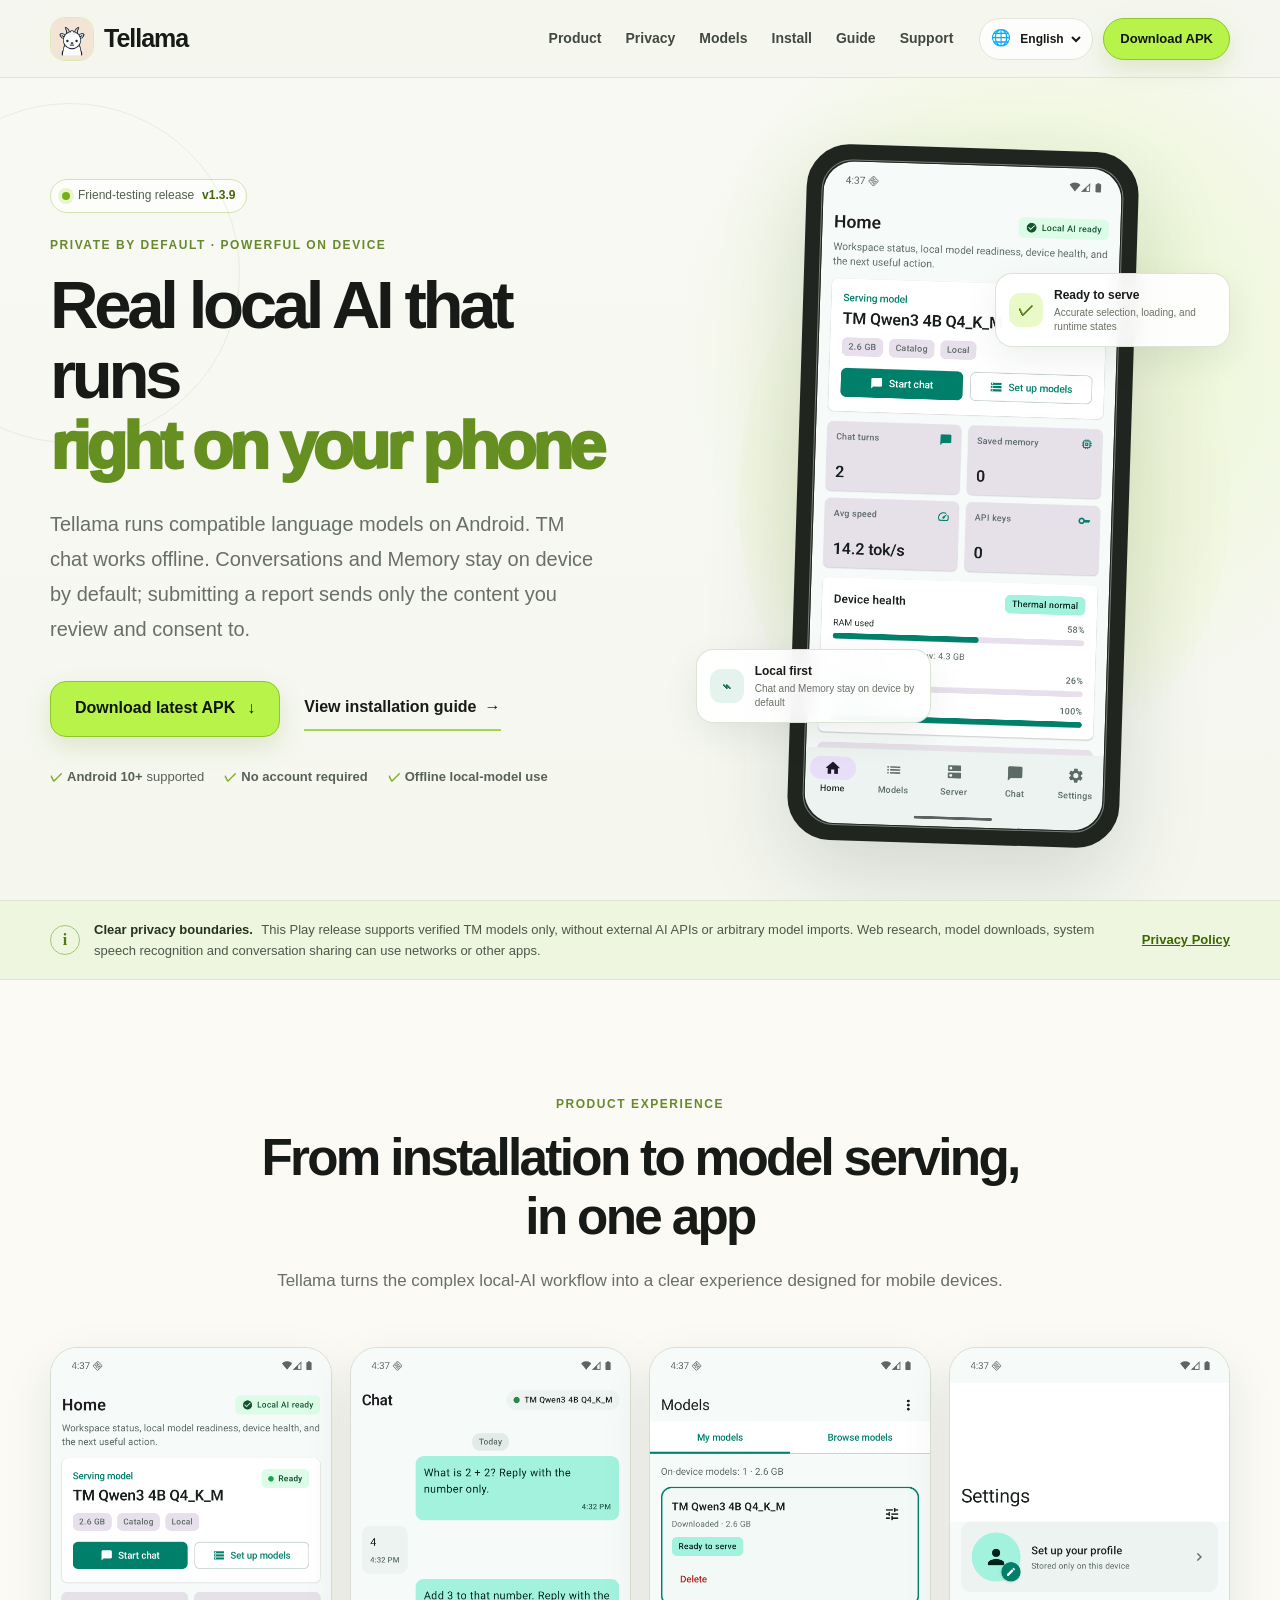
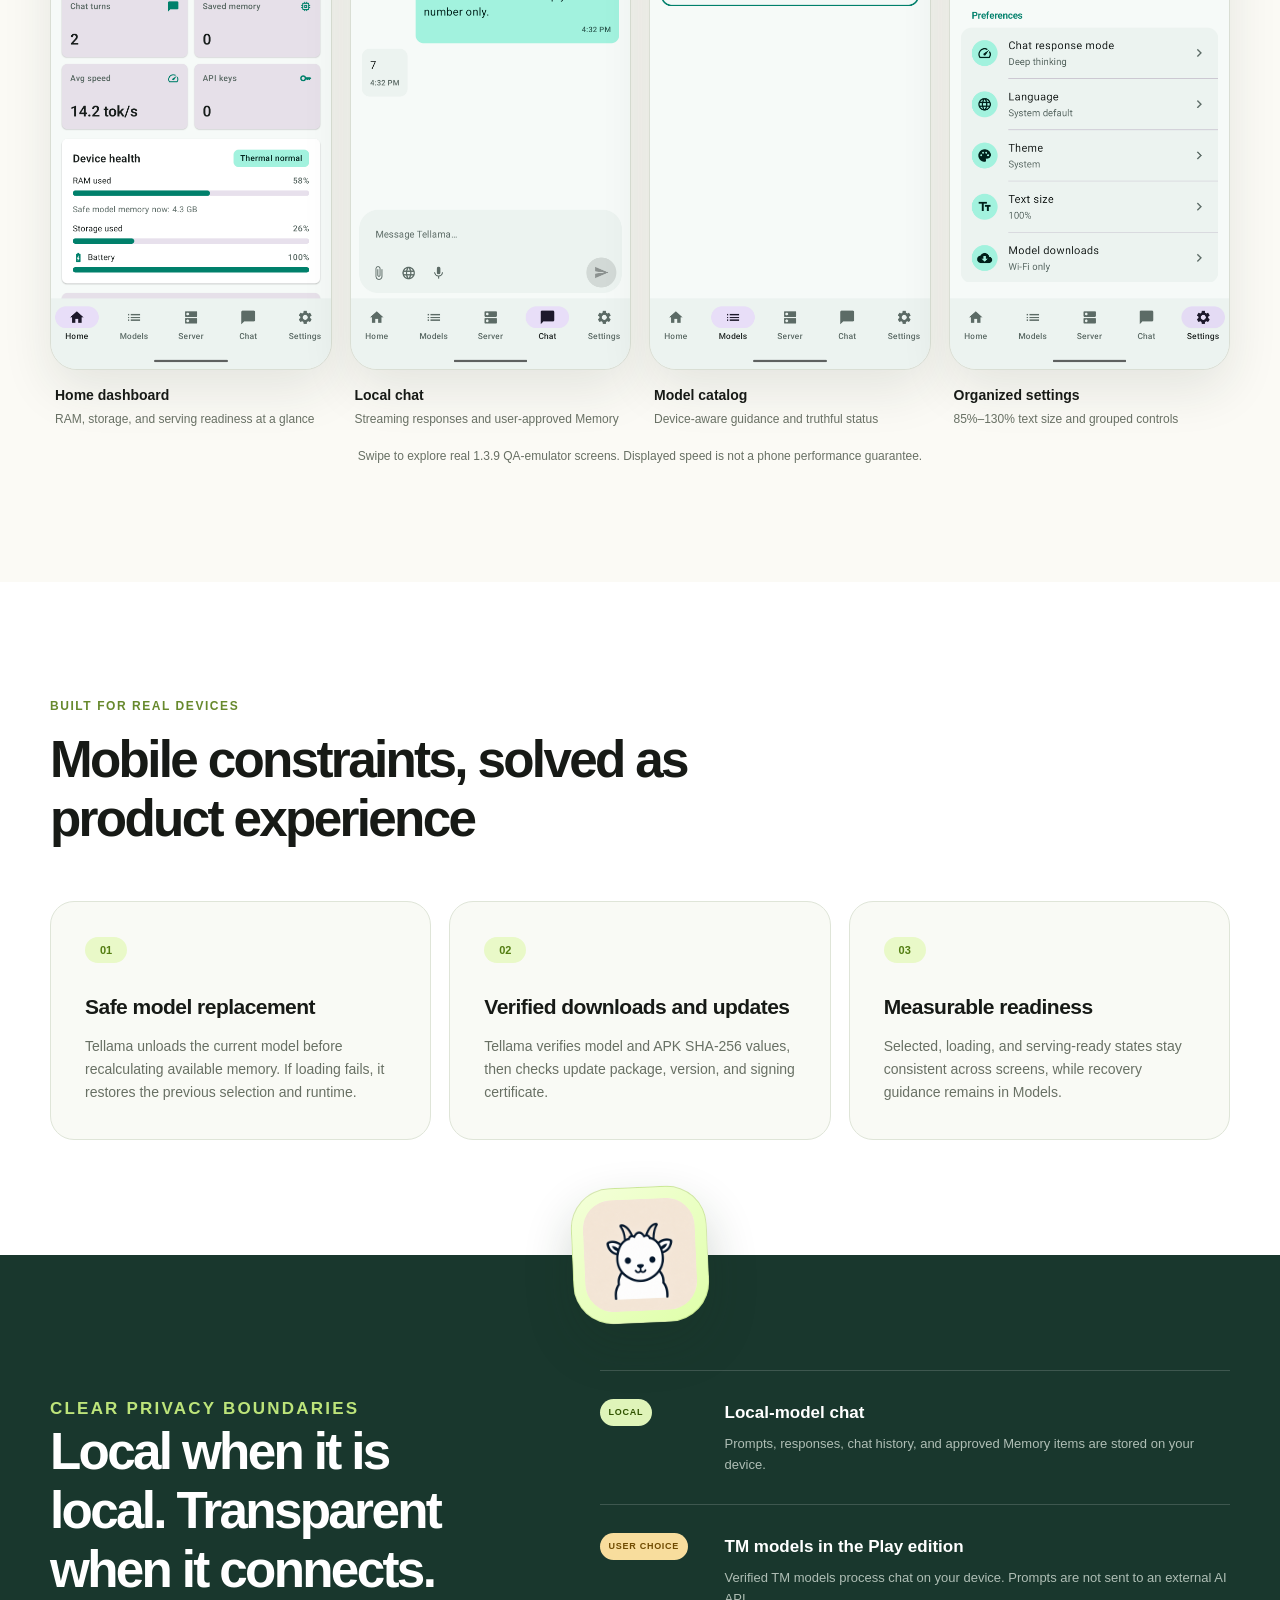
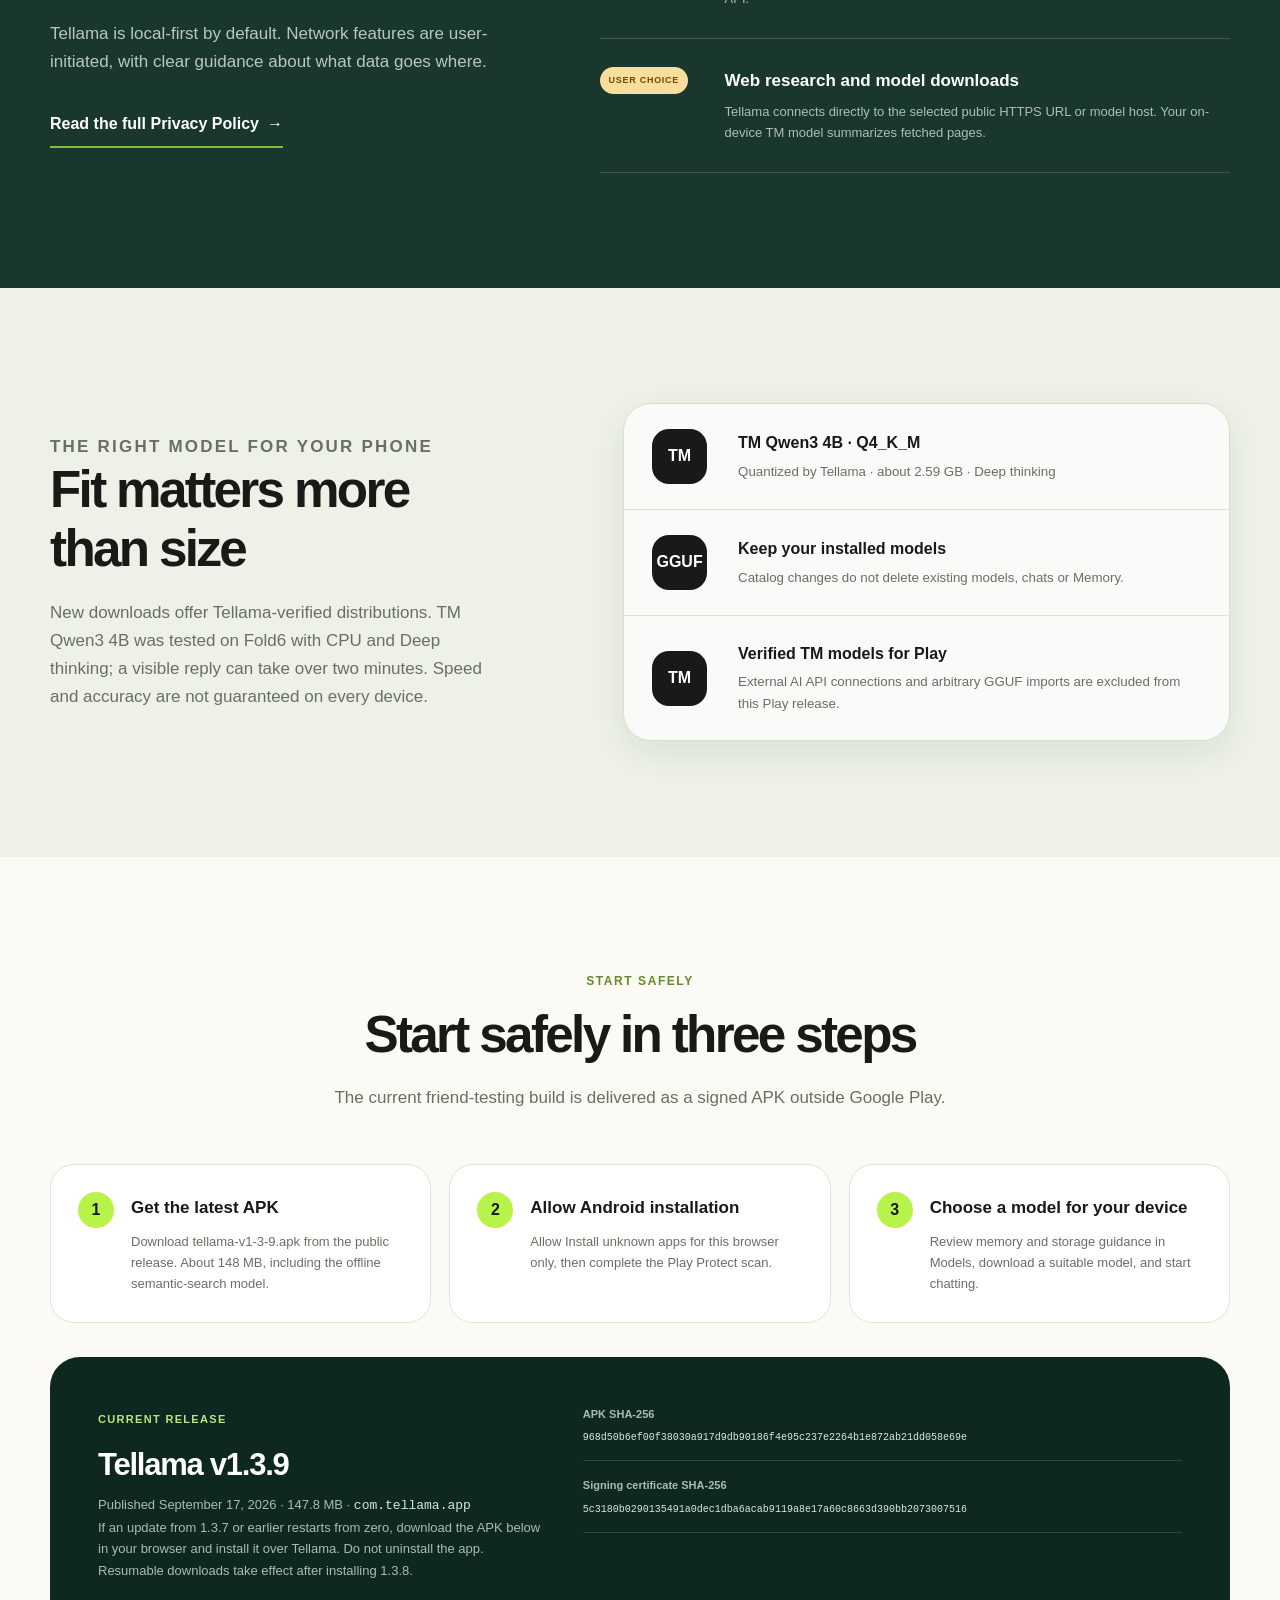
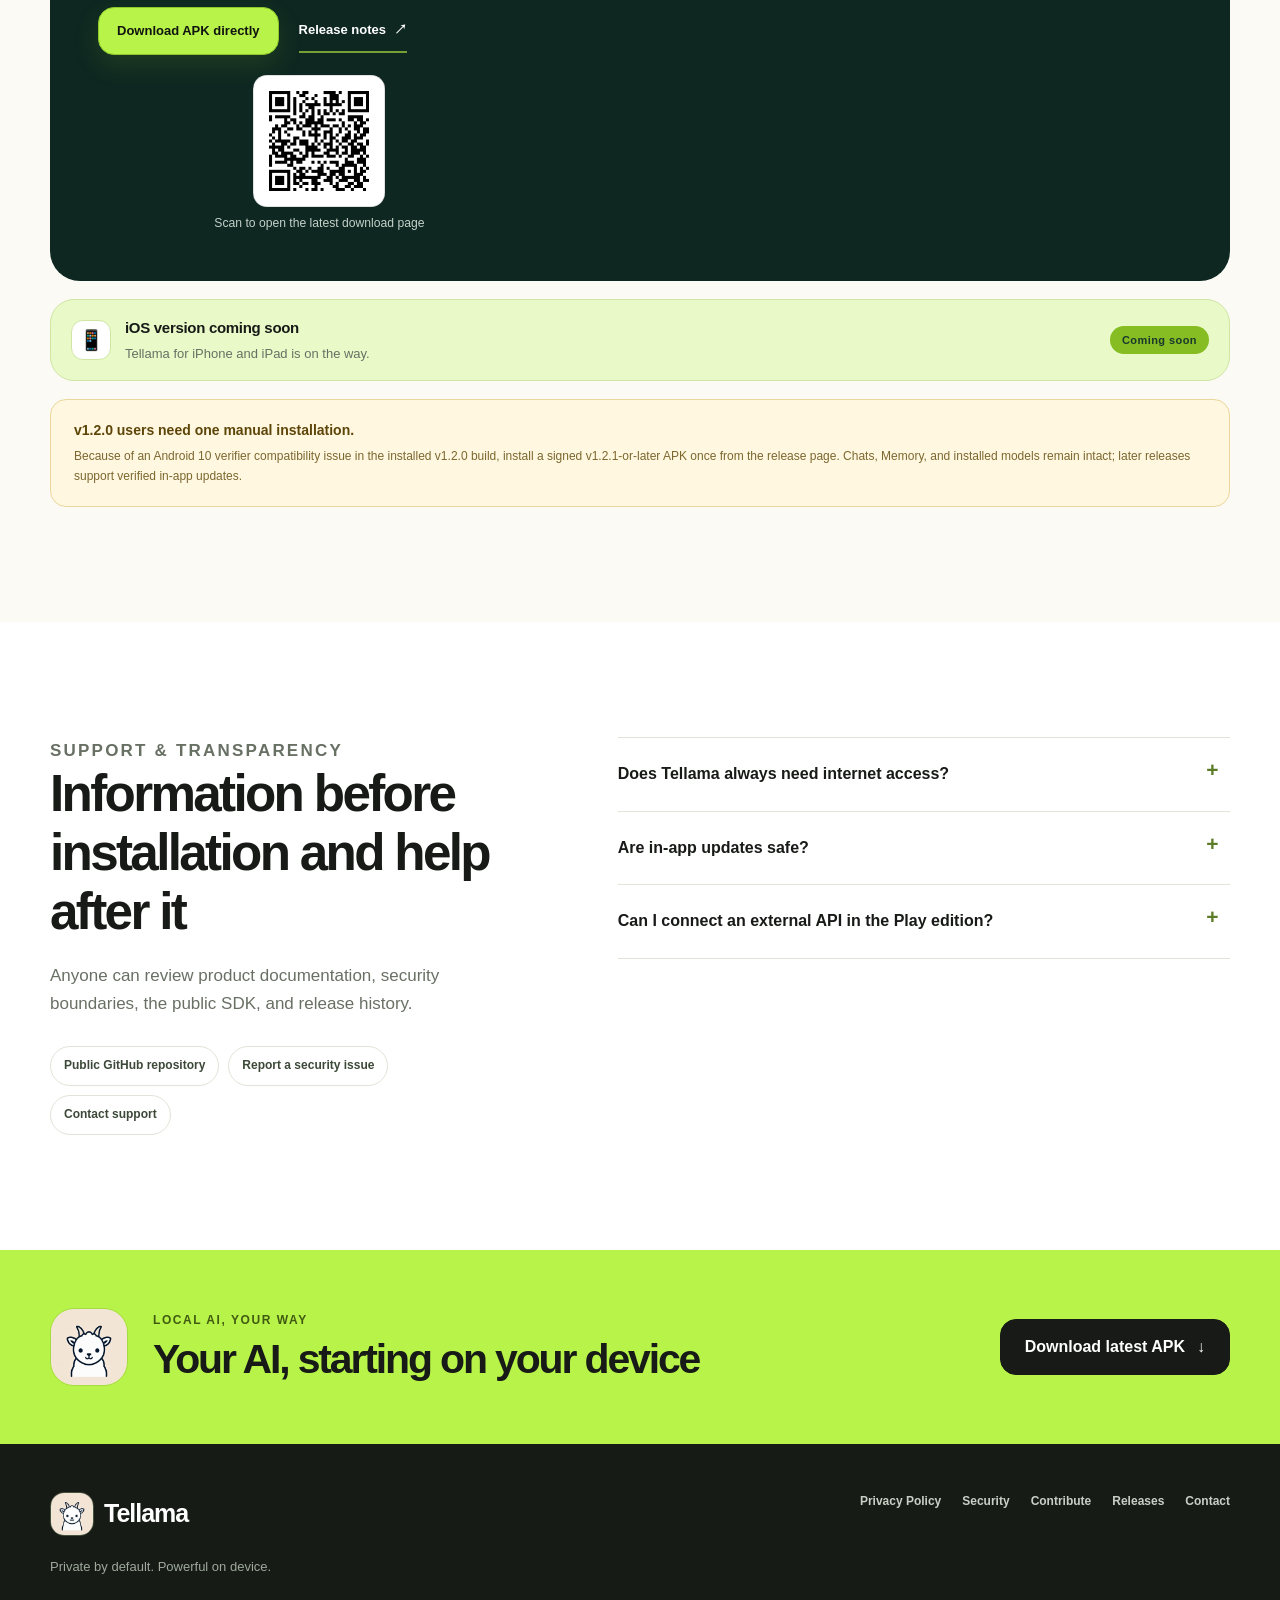
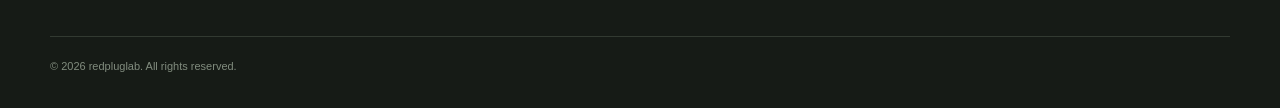
<file: index.html>
<!doctype html>
<html lang="ko">
<head>
  <meta charset="utf-8">
  <meta name="viewport" content="width=device-width, initial-scale=1, viewport-fit=cover">
  <title>Tellama — 안드로이드에서 실행되는 로컬 AI</title>
  <meta name="description" content="Tellama는 안드로이드 기기에서 로컬 AI 모델을 실행하는 프라이버시 중심 앱입니다. 모델 선택, 안전한 전환, 오프라인 채팅과 검증된 업데이트를 제공합니다.">
  <meta name="robots" content="index,follow,max-image-preview:large,max-snippet:-1,max-video-preview:-1">
  <meta name="googlebot" content="index,follow">
  <meta name="theme-color" content="#f5f7ef">
  <link rel="canonical" href="https://redpluglab.github.io/tellama/">
  <link rel="alternate" hreflang="ko" href="https://redpluglab.github.io/tellama/?lang=ko">
  <link rel="alternate" hreflang="en" href="https://redpluglab.github.io/tellama/?lang=en">
  <link rel="alternate" hreflang="ja" href="https://redpluglab.github.io/tellama/?lang=ja">
  <link rel="alternate" hreflang="zh-Hans" href="https://redpluglab.github.io/tellama/?lang=zh">
  <link rel="alternate" hreflang="x-default" href="https://redpluglab.github.io/tellama/">
  <meta property="og:type" content="website">
  <meta property="og:site_name" content="Tellama">
  <meta property="og:title" content="Tellama — Local AI for Android">
  <meta property="og:description" content="Private by default. Powerful on device. Local AI built for Android.">
  <meta property="og:url" content="https://redpluglab.github.io/tellama/">
  <meta property="og:image" content="https://redpluglab.github.io/tellama/assets/screenshots/screenshot-02-home.png?v=1.3.9">
  <meta property="og:image:alt" content="Tellama Android app home screen">
  <meta name="twitter:card" content="summary_large_image">
  <meta name="twitter:title" content="Tellama — Local AI for Android">
  <meta name="twitter:description" content="Private by default. Powerful on device. Local AI built for Android.">
  <meta name="twitter:image" content="https://redpluglab.github.io/tellama/assets/screenshots/screenshot-02-home.png?v=1.3.9">
  <link rel="icon" type="image/png" sizes="32x32" href="favicon-32x32.png">
  <link rel="icon" type="image/png" sizes="16x16" href="favicon-16x16.png">
  <link rel="shortcut icon" href="favicon.ico">
  <link rel="apple-touch-icon" sizes="180x180" href="apple-touch-icon.png">
  <link rel="manifest" href="site.webmanifest">
  <link rel="preload" as="image" href="assets/screenshots/screenshot-02-home.png?v=1.3.9" fetchpriority="high">
  <link rel="stylesheet" href="assets/site.css?v=1.3.9-d367828">
  <script type="application/ld+json">
  {
    "@context": "https://schema.org",
    "@type": "SoftwareApplication",
    "name": "Tellama",
    "alternateName": "Tellama Local AI",
    "url": "https://redpluglab.github.io/tellama/",
    "downloadUrl": "https://github.com/redpluglab/tellama/releases/latest",
    "operatingSystem": "Android 10 or later",
    "applicationCategory": "UtilitiesApplication",
    "softwareVersion": "1.3.9",
    "description": "A privacy-first Android application for running compatible language models directly on device.",
    "offers": {"@type": "Offer", "price": "0", "priceCurrency": "USD"},
    "publisher": {"@type": "Organization", "name": "redpluglab", "url": "https://github.com/redpluglab"}
  }
  </script>
  <script src="assets/site.js?v=1.3.9-d367828" defer></script>
</head>
<body>
  <a class="skip-link" href="#main" data-i18n="skip">본문으로 건너뛰기</a>

  <header class="site-header" data-header>
    <div class="container header-inner">
      <a class="brand" href="#top" aria-label="Tellama 홈">
        <img src="assets/tellama-icon.png" width="48" height="48" alt="">
        <span>Tellama</span>
      </a>

      <button class="menu-button" type="button" aria-expanded="false" aria-controls="site-navigation" data-menu-button>
        <span class="sr-only" data-i18n="menu">메뉴</span>
        <span aria-hidden="true"></span><span aria-hidden="true"></span><span aria-hidden="true"></span>
      </button>

      <nav id="site-navigation" class="site-nav" aria-label="주요 메뉴" data-navigation>
        <a href="#product" data-i18n="navProduct">제품</a>
        <a href="#privacy" data-i18n="navPrivacy">개인정보</a>
        <a href="#models" data-i18n="navModels">모델</a>
        <a href="#install" data-i18n="navInstall">설치</a>
        <a href="guide/" data-i18n="navGuide">문서</a>
        <a href="#support" data-i18n="navSupport">지원</a>
      </nav>

      <div class="header-actions">
        <label class="language-picker">
          <span class="sr-only" data-i18n="language">언어</span>
          <span aria-hidden="true">🌐</span>
          <select id="language" aria-label="Language">
            <option value="ko">한국어</option>
            <option value="en">English</option>
            <option value="ja">日本語</option>
            <option value="zh">简体中文</option>
          </select>
        </label>
        <a class="button button-compact header-download" href="https://github.com/redpluglab/tellama/releases/latest" data-i18n="downloadShort">APK 다운로드</a>
      </div>
    </div>
  </header>

  <main id="main">
    <section id="top" class="hero">
      <div class="container hero-grid">
        <div class="hero-copy">
          <div class="release-badge">
            <span class="status-dot" aria-hidden="true"></span>
            <span data-i18n="releaseBadge">지인 테스트 릴리즈</span>
            <strong>v1.3.9</strong>
          </div>
          <p class="eyebrow" data-i18n="heroEyebrow">PRIVATE BY DEFAULT · POWERFUL ON DEVICE</p>
          <h1>
            <span data-i18n="heroTitle1">내 폰에서 직접 실행되는</span>
            <strong data-i18n="heroTitle2">진짜 로컬 AI</strong>
          </h1>
          <p class="hero-lead" data-i18n="heroLead">Tellama는 호환되는 언어 모델을 안드로이드 기기에서 실행합니다. TM 모델로 인터넷 없이 대화할 수 있습니다. 대화와 메모리는 기본적으로 기기에 보관되며, 신고 시 확인·동의한 내용만 전송합니다.</p>
          <div class="hero-actions">
            <a class="button" href="https://github.com/redpluglab/tellama/releases/latest">
              <span data-i18n="download">최신 APK 다운로드</span>
              <span aria-hidden="true">↓</span>
            </a>
            <a class="text-link" href="#install">
              <span data-i18n="installGuide">설치 안내 보기</span>
              <span aria-hidden="true">→</span>
            </a>
          </div>
          <ul class="hero-facts" aria-label="호환성">
            <li><strong>Android 10+</strong><span data-i18n="androidSupport">지원</span></li>
            <li><strong data-i18n="noAccount">계정 불필요</strong></li>
            <li><strong data-i18n="offlineLocal">로컬 모델 오프라인 사용</strong></li>
          </ul>
        </div>

        <div class="hero-visual" aria-label="Tellama 앱 홈 화면">
          <div class="visual-glow" aria-hidden="true"></div>
          <div class="phone-frame">
            <img src="assets/screenshots/screenshot-02-home.png?v=1.3.9" width="1080" height="2400" alt="Tellama 앱 홈 화면" fetchpriority="high">
          </div>
          <div class="floating-card floating-card-top">
            <span class="floating-icon" aria-hidden="true">✓</span>
            <span><strong data-i18n="readyTitle">서빙 준비 완료</strong><small data-i18n="readyBody">선택·로딩·실행 상태를 정확하게</small></span>
          </div>
          <div class="floating-card floating-card-bottom">
            <span class="floating-icon floating-icon-lock" aria-hidden="true">⌁</span>
            <span><strong data-i18n="localTitle">로컬 우선</strong><small data-i18n="localBody">대화와 메모리는 기본적으로 기기 안에</small></span>
          </div>
        </div>
      </div>
    </section>

    <aside class="privacy-notice" aria-label="개인정보 처리 안내">
      <div class="container notice-inner">
        <span class="notice-icon" aria-hidden="true">i</span>
        <p><strong data-i18n="noticeTitle">정확한 개인정보 경계</strong> <span data-i18n="noticeBody">이번 Play 출시에서는 검증된 TM 모델만 사용하며 외부 AI API 연결과 임의 모델 가져오기를 제공하지 않습니다. 웹 리서치·모델 다운로드·시스템 음성 인식·대화 공유는 네트워크나 다른 앱을 사용할 수 있습니다.</span></p>
        <a href="privacy/ko/" data-privacy-link data-i18n="privacyPolicy">개인정보 처리방침</a>
      </div>
    </aside>

    <section id="product" class="section product-section">
      <div class="container">
        <div class="section-heading">
          <p class="eyebrow" data-i18n="productEyebrow">PRODUCT EXPERIENCE</p>
          <h2 data-i18n="productTitle">설치부터 모델 실행까지, 한 앱에서</h2>
          <p data-i18n="productBody">Tellama는 복잡한 로컬 AI 실행 과정을 모바일에 맞는 명확한 흐름으로 정리했습니다.</p>
        </div>

        <div class="screenshot-strip" aria-label="Tellama 앱 화면">
          <figure class="screen-card screen-card-featured">
            <img src="assets/screenshots/screenshot-02-home.png?v=1.3.9" width="1080" height="2400" alt="Tellama 홈 대시보드" loading="lazy">
            <figcaption><strong data-i18n="screenHome">홈 대시보드</strong><span data-i18n="screenHomeBody">RAM·저장공간·서빙 준비 상태를 한눈에</span></figcaption>
          </figure>
          <figure class="screen-card">
            <img src="assets/screenshots/screenshot-03-chat.png?v=1.3.9" width="1080" height="2400" alt="Tellama 로컬 채팅" loading="lazy">
            <figcaption><strong data-i18n="screenChat">로컬 채팅</strong><span data-i18n="screenChatBody">스트리밍 응답과 사용자 승인 메모리</span></figcaption>
          </figure>
          <figure class="screen-card">
            <img src="assets/screenshots/screenshot-04-models.png?v=1.3.9" width="1080" height="2400" alt="Tellama 모델 카탈로그" loading="lazy">
            <figcaption><strong data-i18n="screenModels">모델 카탈로그</strong><span data-i18n="screenModelsBody">기기 조건과 상태를 반영한 선택</span></figcaption>
          </figure>
          <figure class="screen-card">
            <img src="assets/screenshots/screenshot-05-settings.png?v=1.3.9" width="1080" height="2400" alt="Tellama 설정" loading="lazy">
            <figcaption><strong data-i18n="screenSettings">정돈된 설정</strong><span data-i18n="screenSettingsBody">85%–130% 글자 크기와 그룹형 메뉴</span></figcaption>
          </figure>
        </div>
        <p class="swipe-hint" data-i18n="swipeHint">좌우로 밀어 확인하세요. 1.3.9 QA 에뮬레이터의 실제 화면이며, 표시된 속도는 휴대폰 성능 보장이 아닙니다.</p>
      </div>
    </section>

    <section class="section capability-section" aria-labelledby="capability-title">
      <div class="container">
        <div class="section-heading section-heading-left">
          <p class="eyebrow" data-i18n="capabilityEyebrow">BUILT FOR REAL DEVICES</p>
          <h2 id="capability-title" data-i18n="capabilityTitle">모바일의 한계를 제품 경험으로 해결했습니다</h2>
        </div>
        <div class="capability-grid">
          <article class="capability-card">
            <span class="capability-number">01</span>
            <h3 data-i18n="capability1Title">안전한 모델 전환</h3>
            <p data-i18n="capability1Body">기존 모델을 먼저 해제한 뒤 실제 가용 메모리로 새 모델을 판단합니다. 실패하면 이전 선택과 실행 상태를 복구합니다.</p>
          </article>
          <article class="capability-card">
            <span class="capability-number">02</span>
            <h3 data-i18n="capability2Title">검증된 다운로드와 업데이트</h3>
            <p data-i18n="capability2Body">모델과 APK의 SHA-256을 확인하고, 업데이트 패키지·버전·서명 인증서를 검증합니다.</p>
          </article>
          <article class="capability-card">
            <span class="capability-number">03</span>
            <h3 data-i18n="capability3Title">측정 가능한 준비 상태</h3>
            <p data-i18n="capability3Body">선택됨·로딩 중·서빙 준비 상태를 화면마다 동일하게 보여주고, 문제 해결은 모델 화면에서 안내합니다.</p>
          </article>
        </div>
      </div>
    </section>

    <div class="mascot-break" aria-hidden="true">
      <span><img src="assets/tellama-icon.png" width="512" height="512" alt=""></span>
    </div>

    <section id="privacy" class="section privacy-section">
      <div class="container privacy-grid">
        <div class="privacy-copy">
          <p class="eyebrow" data-i18n="privacyEyebrow">CLEAR PRIVACY BOUNDARIES</p>
          <h2 data-i18n="privacyTitle">로컬은 로컬답게, 연결 기능은 투명하게</h2>
          <p data-i18n="privacyBody">Tellama는 로컬 사용을 기본값으로 설계했습니다. 네트워크가 필요한 기능은 사용자가 직접 선택하며, 어떤 데이터가 어디로 가는지 구분해 안내합니다.</p>
          <a class="text-link light-link" href="privacy/ko/" data-privacy-link><span data-i18n="readPolicy">전체 개인정보 처리방침 읽기</span><span aria-hidden="true">→</span></a>
        </div>
        <div class="boundary-list">
          <article>
            <span class="boundary-state boundary-local" data-i18n="localBadge">LOCAL</span>
            <div><h3 data-i18n="boundary1Title">로컬 모델 채팅</h3><p data-i18n="boundary1Body">프롬프트·응답·대화 기록·승인된 메모리는 기기 안에 저장됩니다.</p></div>
          </article>
          <article>
            <span class="boundary-state boundary-choice" data-i18n="choiceBadge">USER CHOICE</span>
            <div><h3 data-i18n="boundary2Title">Play 버전의 TM 모델</h3><p data-i18n="boundary2Body">검증된 TM 모델이 기기에서 대화를 처리합니다. 외부 AI API로 프롬프트를 보내지 않습니다.</p></div>
          </article>
          <article>
            <span class="boundary-state boundary-choice" data-i18n="choiceBadge">USER CHOICE</span>
            <div><h3 data-i18n="boundary3Title">웹 리서치와 모델 다운로드</h3><p data-i18n="boundary3Body">선택한 공개 HTTPS URL과 모델 제공처에 직접 연결합니다. 가져온 페이지 내용은 기기의 TM 모델로 요약합니다.</p></div>
          </article>
        </div>
      </div>
    </section>

    <section id="models" class="section models-section">
      <div class="container model-layout">
        <div class="model-copy">
          <p class="eyebrow" data-i18n="modelsEyebrow">THE RIGHT MODEL FOR YOUR PHONE</p>
          <h2 data-i18n="modelsTitle">크기보다 중요한 것은 내 기기에 맞는 선택</h2>
          <p data-i18n="modelsBody">신규 다운로드는 Tellama가 검증한 배포판만 안내합니다. TM Qwen3 4B는 Fold6의 CPU·깊은 생각 모드에서 검증했으며, 답변이 2분 넘게 걸릴 수 있습니다. 기기별 속도와 정답을 보장하지 않습니다.</p>
        </div>
        <div class="model-scale">
          <div class="model-row"><span class="model-size">TM</span><div><strong data-i18n="model1Title">TM Qwen3 4B · Q4_K_M</strong><small data-i18n="model1Body">Tellama 직접 양자화 · 약 2.59GB · 깊은 생각 모드</small></div></div>
          <div class="model-row"><span class="model-size">GGUF</span><div><strong data-i18n="model2Title">이미 설치한 모델은 그대로</strong><small data-i18n="model2Body">추천 목록이 바뀌어도 기존 모델·대화·기억은 삭제하지 않습니다.</small></div></div>
          <div class="model-row"><span class="model-size">TM</span><div><strong data-i18n="model3Title">Play 버전은 검증된 TM만</strong><small data-i18n="model3Body">외부 AI API 연결과 임의 GGUF 가져오기는 이번 Play 출시에서 제외됩니다.</small></div></div>
        </div>
      </div>
    </section>

    <section id="install" class="section install-section">
      <div class="container">
        <div class="section-heading">
          <p class="eyebrow" data-i18n="installEyebrow">START SAFELY</p>
          <h2 data-i18n="installTitle">세 단계로 안전하게 시작하세요</h2>
          <p data-i18n="installBody">현재 지인 테스트는 Google Play가 아닌 서명된 APK로 제공합니다.</p>
        </div>
        <ol class="install-grid">
          <li><span>1</span><div><h3 data-i18n="install1Title">최신 APK 받기</h3><p data-i18n="install1Body">공개 릴리즈에서 tellama-v1-3-9.apk를 내려받습니다. 오프라인 의미 검색 모델을 포함해 약 148 MB입니다.</p></div></li>
          <li><span>2</span><div><h3 data-i18n="install2Title">Android 설치 허용</h3><p data-i18n="install2Body">브라우저의 ‘알 수 없는 앱 설치’ 권한을 이번 설치에만 허용하고 Play Protect 검사를 완료합니다.</p></div></li>
          <li><span>3</span><div><h3 data-i18n="install3Title">기기에 맞는 모델 선택</h3><p data-i18n="install3Body">모델 화면의 메모리·저장공간 안내를 확인한 뒤 다운로드하고 대화를 시작합니다.</p></div></li>
        </ol>

        <div class="release-panel">
          <div class="release-summary">
            <span class="release-label" data-i18n="currentRelease">CURRENT RELEASE</span>
            <h3>Tellama v1.3.9</h3>
            <p><span data-i18n="releasedAt">2026년 9월 17일 공개</span> · 147.8 MB · <code>com.tellama.app</code></p>
            <p data-i18n="updateSlowNetwork">1.3.7 이하에서 업데이트가 처음부터 반복되면 아래 APK를 브라우저로 받아 기존 앱 위에 설치하세요. 앱을 삭제하지 마세요. 다운로드 이어받기 수정은 1.3.8을 설치한 뒤 적용됩니다.</p>
            <div class="release-links">
              <a class="button" href="https://github.com/redpluglab/tellama/releases/download/tellama-v1-3-9/tellama-v1-3-9.apk" data-i18n="downloadApk">APK 직접 다운로드</a>
              <a class="text-link" href="https://github.com/redpluglab/tellama/releases/tag/tellama-v1-3-9"><span data-i18n="releaseNotes">릴리즈 노트</span><span aria-hidden="true">↗</span></a>
              <figure class="release-qr">
                <img src="assets/download-qr.png" alt="Tellama 최신 APK 다운로드 QR 코드" width="132" height="132" loading="lazy">
                <figcaption data-i18n="downloadQr">폰 카메라로 스캔해 최신 다운로드 페이지 열기</figcaption>
              </figure>
            </div>
          </div>
          <dl class="integrity-list">
            <div><dt data-i18n="shaLabel">APK SHA-256</dt><dd><code>968d50b6ef00f38030a917d9db90186f4e95c237e2264b1e872ab21dd058e69e</code></dd></div>
            <div><dt data-i18n="signerLabel">서명 인증서 SHA-256</dt><dd><code>5c3180b0290135491a0dec1dba6acab9119a8e17a60c8663d390bb2073007516</code></dd></div>
          </dl>
        </div>

        <div class="ios-soon">
          <span class="ios-soon-badge" aria-hidden="true">📱</span>
          <div class="ios-soon-text">
            <strong data-i18n="iosSoonTitle">iOS 버전 출시 예정</strong>
            <span data-i18n="iosSoonBody">아이폰·아이패드용 Tellama도 준비하고 있어요.</span>
          </div>
          <span class="ios-soon-tag" data-i18n="iosSoonTag">출시 예정</span>
        </div>

        <div class="upgrade-note">
          <strong data-i18n="upgradeTitle">v1.2.0 사용자는 한 번만 수동 설치가 필요합니다.</strong>
          <p data-i18n="upgradeBody">Android 10의 기존 검증 호환성 문제 때문에 v1.2.1 이상 APK를 릴리즈 페이지에서 한 번 직접 설치하세요. 대화·메모리·설치된 모델은 유지되며, 이후 버전부터 앱 안에서 검증된 업데이트를 사용할 수 있습니다.</p>
        </div>
      </div>
    </section>

    <section id="support" class="section support-section">
      <div class="container support-grid">
        <div class="support-copy">
          <p class="eyebrow" data-i18n="supportEyebrow">SUPPORT &amp; TRANSPARENCY</p>
          <h2 data-i18n="supportTitle">설치 전에도, 사용 중에도 확인할 수 있게</h2>
          <p data-i18n="supportBody">제품 문서와 보안 경계, 공개 SDK와 릴리즈 내역을 누구나 확인할 수 있습니다.</p>
          <div class="support-links">
            <a href="https://github.com/redpluglab/tellama" data-i18n="githubRepo">공개 GitHub 저장소</a>
            <a href="SECURITY.md" data-i18n="securityReport">보안 문제 제보</a>
            <a href="mailto:challychoi@gmail.com" data-i18n="contactSupport">지원 문의</a>
          </div>
        </div>
        <div class="faq-list">
          <details>
            <summary data-i18n="faq1Q">인터넷이 항상 필요한가요?</summary>
            <p data-i18n="faq1A">설치된 TM 모델과의 채팅은 오프라인으로 사용할 수 있습니다. 모델 다운로드, 웹 리서치와 시스템 음성 서비스는 네트워크를 사용할 수 있습니다. 앱 자체 업데이트는 직접 배포판 기능입니다.</p>
          </details>
          <details>
            <summary data-i18n="faq2Q">앱 업데이트는 안전한가요?</summary>
            <p data-i18n="faq2A">v1.2.1 이상은 APK의 SHA-256, 패키지명, 상위 버전과 서명 인증서를 검증한 뒤 Android 설치 화면을 엽니다.</p>
          </details>
          <details>
            <summary data-i18n="faq3Q">Play 버전에서 외부 API를 연결할 수 있나요?</summary>
            <p data-i18n="faq3A">이번 Play 출시에서는 외부 AI API 연결을 제공하지 않습니다. 기존 외부 설정이 남아 있어도 요청을 전송할 수 없습니다.</p>
          </details>
        </div>
      </div>
    </section>

    <section class="final-cta">
      <div class="container final-cta-inner">
        <img src="assets/tellama-icon.png" width="92" height="92" alt="">
        <div><p class="eyebrow" data-i18n="finalEyebrow">LOCAL AI, YOUR WAY</p><h2 data-i18n="finalTitle">내 기기에서 시작하는 나만의 AI</h2></div>
        <a class="button button-dark" href="https://github.com/redpluglab/tellama/releases/latest"><span data-i18n="download">최신 APK 다운로드</span><span aria-hidden="true">↓</span></a>
      </div>
    </section>
  </main>

  <footer class="site-footer">
    <div class="container footer-grid">
      <div class="footer-brand"><a class="brand" href="#top"><img src="assets/tellama-icon.png" width="44" height="44" alt=""><span>Tellama</span></a><p data-i18n="footerTagline">Private by default. Powerful on device.</p></div>
      <nav class="footer-links" aria-label="법적 고지 및 지원">
        <a href="privacy/ko/" data-privacy-link data-i18n="privacyPolicy">개인정보 처리방침</a>
        <a href="SECURITY.md" data-i18n="security">보안</a>
        <a href="CONTRIBUTING.md" data-i18n="contribute">기여</a>
        <a href="https://github.com/redpluglab/tellama/releases/latest" data-i18n="releases">릴리즈</a>
        <a href="mailto:challychoi@gmail.com" data-i18n="contact">문의</a>
      </nav>
      <p class="copyright">© 2026 redpluglab. <span data-i18n="rights">All rights reserved.</span></p>
    </div>
  </footer>
</body>
</html>
</file>
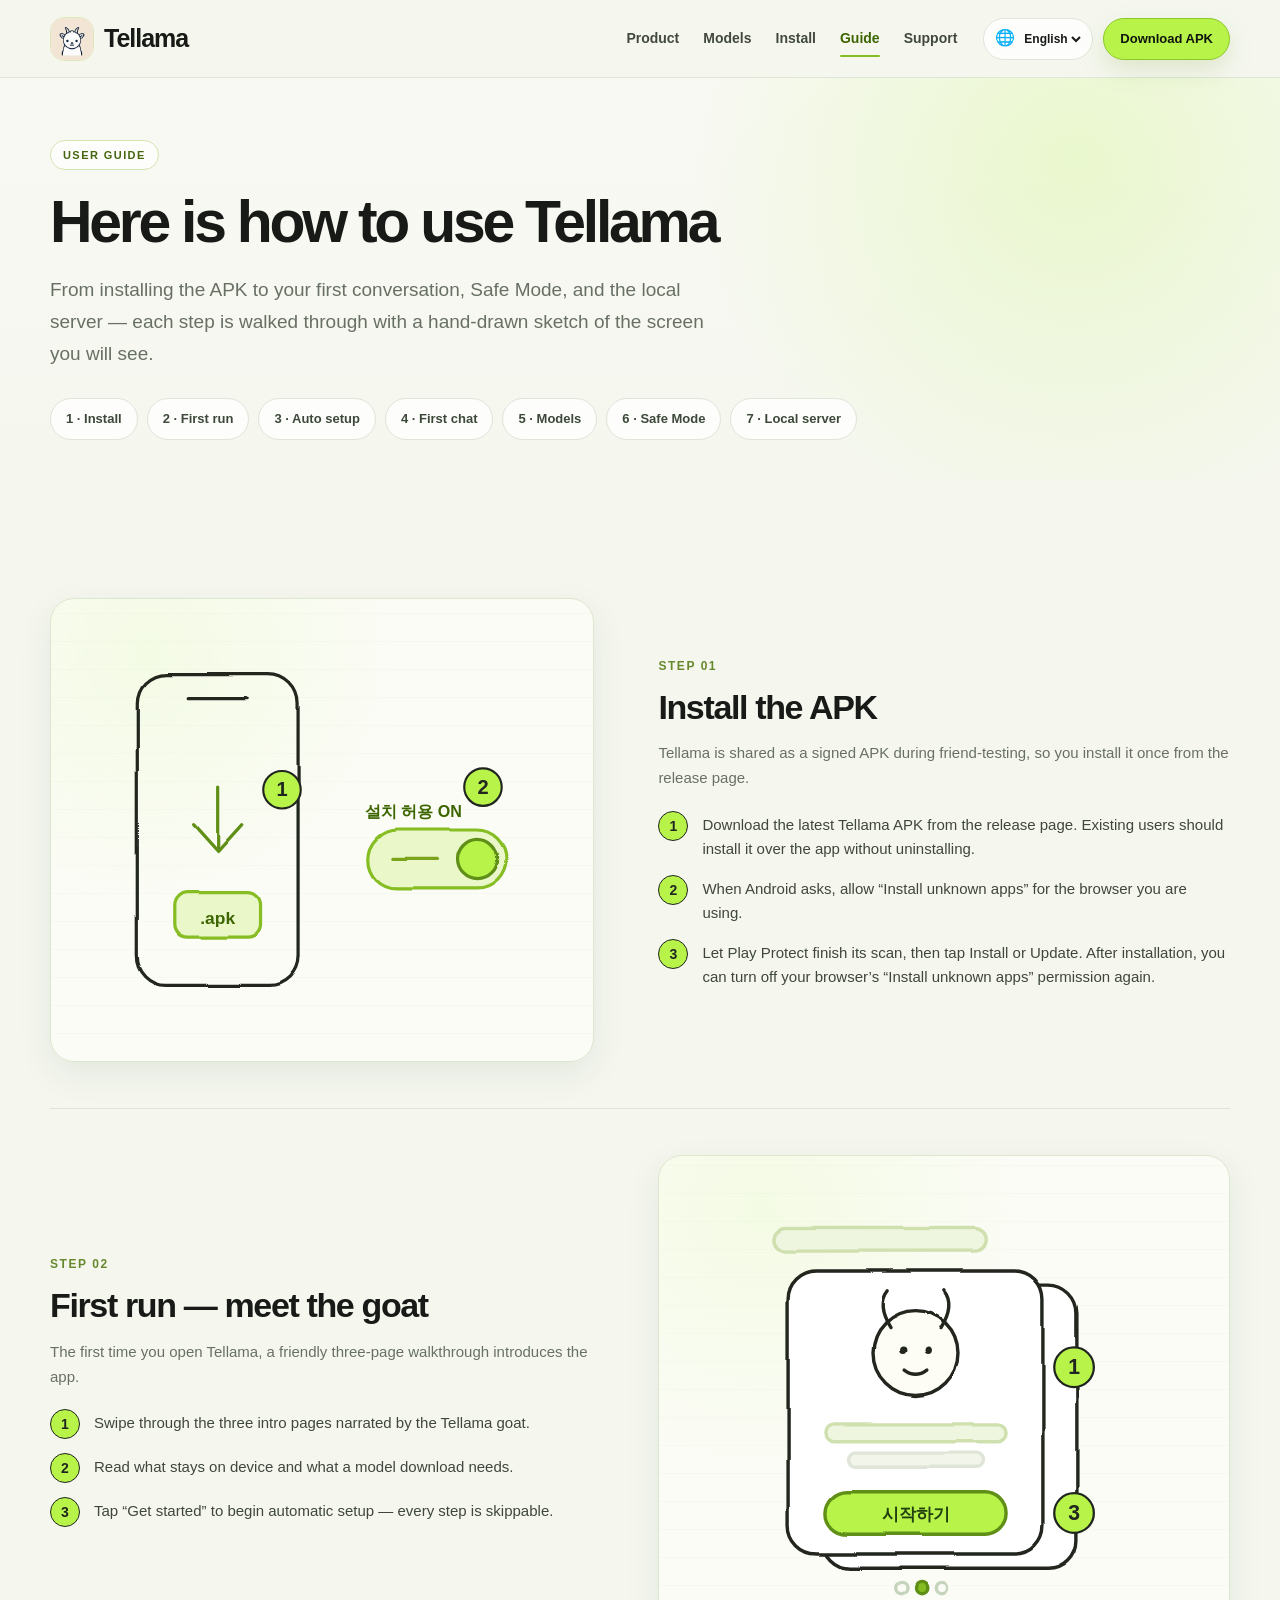
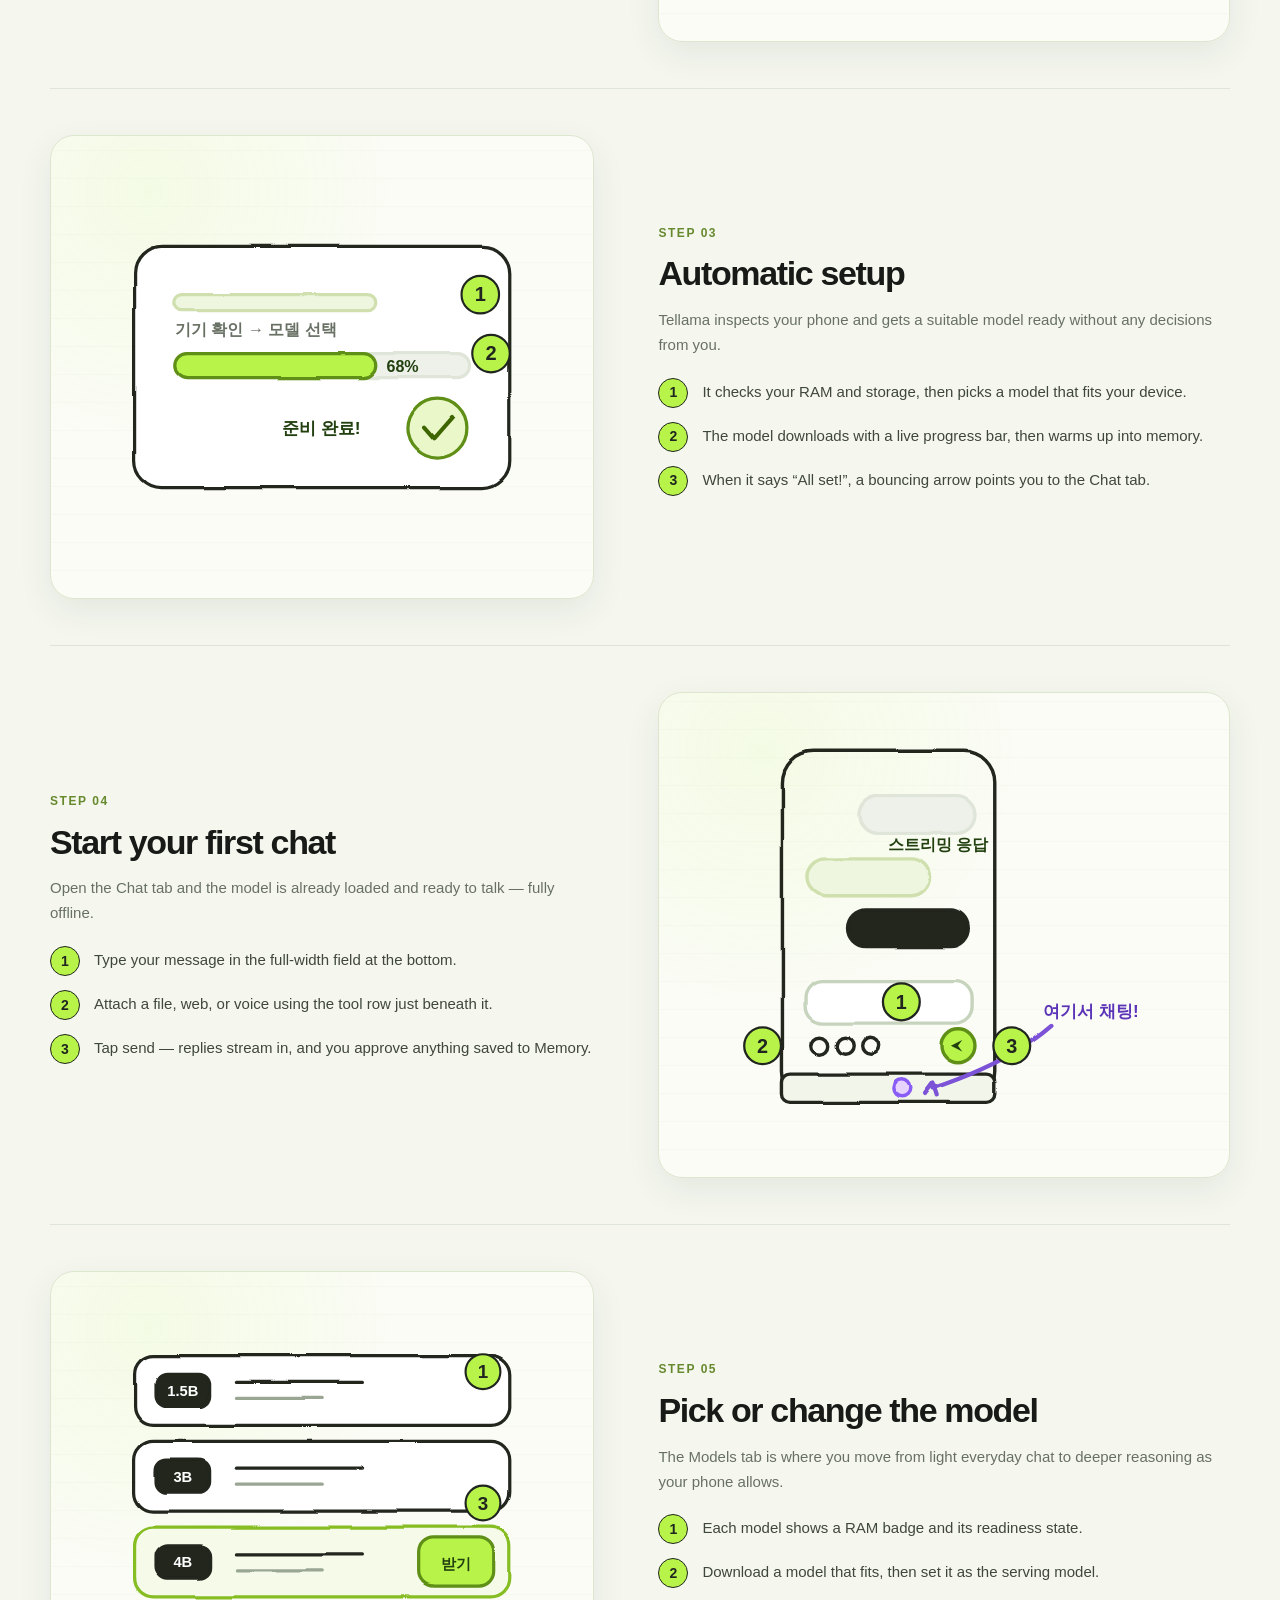
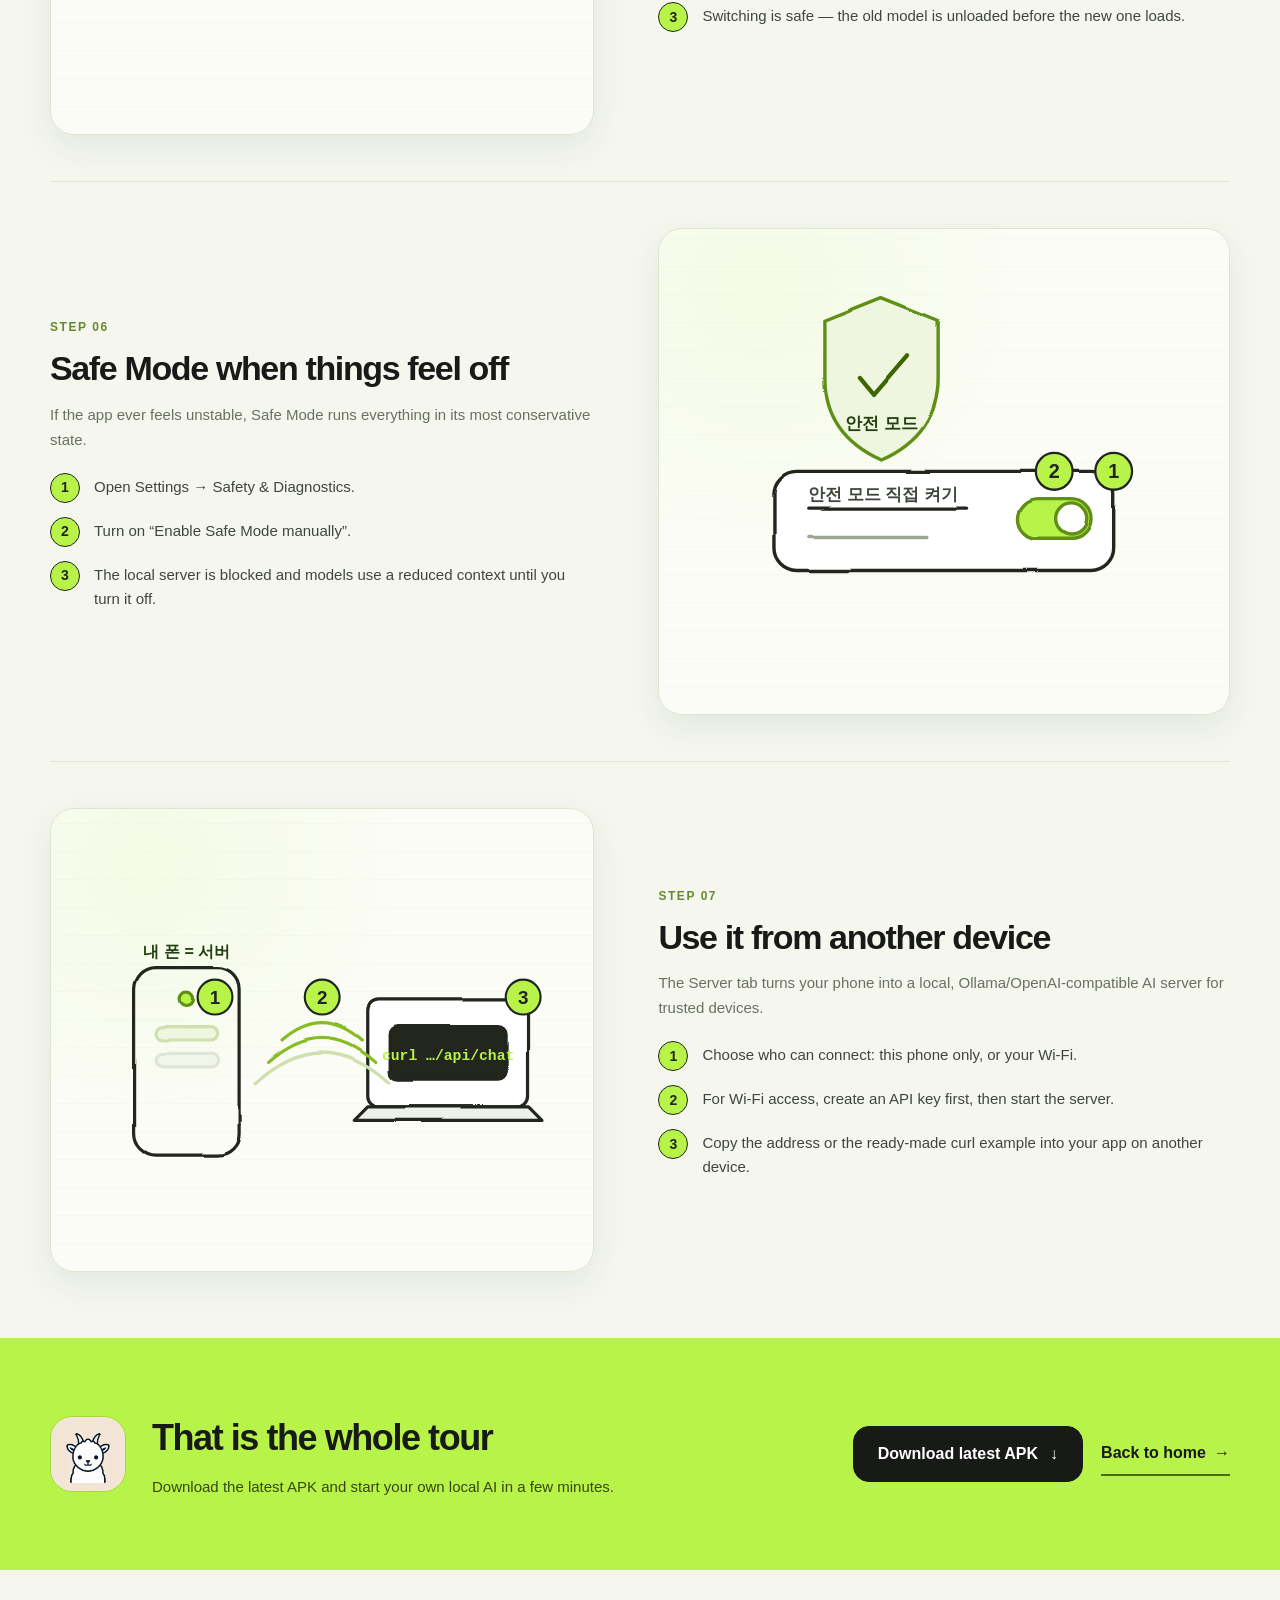
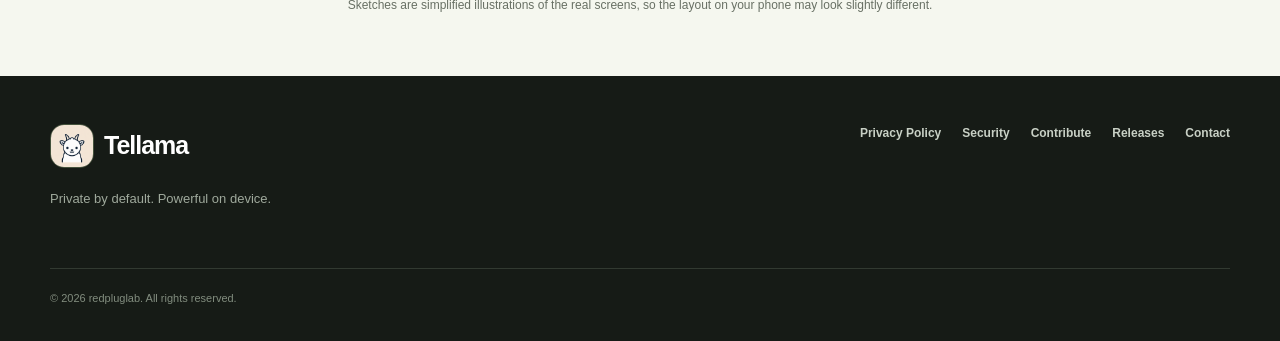
<file: guide/index.html>
<!doctype html>
<html lang="ko">
<head>
  <meta charset="utf-8">
  <meta name="viewport" content="width=device-width, initial-scale=1, viewport-fit=cover">
  <title>Tellama 사용법 — 단계별 안내</title>
  <meta name="description" content="Tellama 안드로이드 앱을 설치부터 첫 대화, 안전 모드, 로컬 서버까지 그림과 함께 차근차근 안내하는 사용 설명서입니다.">
  <meta name="robots" content="index,follow,max-image-preview:large">
  <meta name="theme-color" content="#f5f7ef">
  <link rel="canonical" href="https://redpluglab.github.io/tellama/guide/">
  <meta property="og:type" content="article">
  <meta property="og:site_name" content="Tellama">
  <meta property="og:title" content="How to use Tellama — step-by-step guide">
  <meta property="og:description" content="An illustrated manual: install, first-run setup, chatting, Safe Mode, and the local server.">
  <meta property="og:url" content="https://redpluglab.github.io/tellama/guide/">
  <meta property="og:image" content="https://redpluglab.github.io/tellama/assets/screenshots/screenshot-02-home.png">
  <link rel="icon" type="image/png" sizes="32x32" href="../favicon-32x32.png">
  <link rel="icon" type="image/png" sizes="16x16" href="../favicon-16x16.png">
  <link rel="shortcut icon" href="../favicon.ico">
  <link rel="apple-touch-icon" sizes="180x180" href="../apple-touch-icon.png">
  <link rel="manifest" href="../site.webmanifest">
  <link rel="stylesheet" href="../assets/site.css?v=1.3.9-d367828">
  <script src="../assets/guide.js" defer></script>
</head>
<body>
  <a class="skip-link" href="#main" data-i18n="skip">본문으로 건너뛰기</a>

  <!-- 손그림 라인아트에만 적용하는 러프 필터(텍스트에는 적용하지 않음) -->
  <svg width="0" height="0" aria-hidden="true" focusable="false" style="position:absolute">
    <defs>
      <filter id="rough" x="-5%" y="-5%" width="110%" height="110%">
        <feTurbulence type="fractalNoise" baseFrequency="0.014" numOctaves="2" seed="7" result="n"/>
        <feDisplacementMap in="SourceGraphic" in2="n" scale="3.4" xChannelSelector="R" yChannelSelector="G"/>
      </filter>
    </defs>
  </svg>

  <header class="site-header" data-header>
    <div class="container header-inner">
      <a class="brand" href="../" aria-label="Tellama 홈">
        <img src="../assets/tellama-icon.png" width="48" height="48" alt="">
        <span>Tellama</span>
      </a>

      <button class="menu-button" type="button" aria-expanded="false" aria-controls="site-navigation" data-menu-button>
        <span class="sr-only" data-i18n="menu">메뉴</span>
        <span aria-hidden="true"></span><span aria-hidden="true"></span><span aria-hidden="true"></span>
      </button>

      <nav id="site-navigation" class="site-nav" aria-label="주요 메뉴" data-navigation>
        <a href="../#product" data-i18n="navProduct">제품</a>
        <a href="../#models" data-i18n="navModels">모델</a>
        <a href="../#install" data-i18n="navInstall">설치</a>
        <a href="./" class="is-current" aria-current="page" data-i18n="navGuide">문서</a>
        <a href="../#support" data-i18n="navSupport">지원</a>
      </nav>

      <div class="header-actions">
        <label class="language-picker">
          <span class="sr-only" data-i18n="language">언어</span>
          <span aria-hidden="true">🌐</span>
          <select id="language" aria-label="Language">
            <option value="ko">한국어</option>
            <option value="en">English</option>
          </select>
        </label>
        <a class="button button-compact header-download" href="https://github.com/redpluglab/tellama/releases/latest" data-i18n="downloadShort">APK 다운로드</a>
      </div>
    </div>
  </header>

  <main id="main">
    <section class="guide-hero">
      <div class="container">
        <span class="guide-badge" data-i18n="guideBadge">사용 설명서</span>
        <h1 data-i18n="guideTitle">Tellama, 이렇게 쓰면 됩니다</h1>
        <p class="guide-lead" data-i18n="guideLead">APK 설치부터 첫 대화, 안전 모드와 로컬 서버까지 — 각 단계마다 만나게 될 화면을 손그림 스케치와 함께 차근차근 안내합니다.</p>
        <nav class="guide-toc" aria-label="목차">
          <a href="#install" data-i18n="tocInstall">1 · 설치</a>
          <a href="#onboard" data-i18n="tocOnboard">2 · 첫 실행</a>
          <a href="#setup" data-i18n="tocSetup">3 · 자동 설정</a>
          <a href="#chat" data-i18n="tocChat">4 · 첫 대화</a>
          <a href="#models" data-i18n="tocModels">5 · 모델</a>
          <a href="#safe" data-i18n="tocSafe">6 · 안전 모드</a>
          <a href="#server" data-i18n="tocServer">7 · 로컬 서버</a>
        </nav>
      </div>
    </section>

    <div class="guide-steps container">

      <!-- 1. 설치 -->
      <section class="guide-step" id="install">
        <figure class="sketch" aria-hidden="true">
          <svg viewBox="0 0 360 300" role="img">
            <g class="ink" filter="url(#rough)" fill="none" stroke="#20251f" stroke-width="2.4" stroke-linecap="round" stroke-linejoin="round">
              <rect x="42" y="34" width="120" height="232" rx="22"/>
              <line x1="80" y1="52" x2="124" y2="52"/>
              <path class="fill-lime" d="M102 118 v46" stroke="#5f8f16"/>
              <path d="M84 146 l18 20 l18 -20" stroke="#5f8f16"/>
              <rect class="paper" x="70" y="196" width="64" height="34" rx="10" fill="#eaf7c8" stroke="#86bd23"/>
              <circle class="sw" cx="250" cy="96" r="0"/>
              <rect x="214" y="150" width="104" height="44" rx="22" fill="#eaf7c8" stroke="#86bd23"/>
              <circle cx="296" cy="172" r="15" fill="#b8f34a" stroke="#5f8f16"/>
              <path d="M232 172 h34" stroke="#7ba31f"/>
            </g>
            <text x="102" y="220" text-anchor="middle" font-size="13" font-weight="800" fill="#3d6500">.apk</text>
            <text x="248" y="140" text-anchor="middle" font-size="12" font-weight="800" fill="#3d6500">설치 허용 ON</text>
            <g font-size="15" font-weight="900" fill="#20251f">
              <circle cx="150" cy="120" r="14" fill="#b8f34a" stroke="#20251f" stroke-width="1.6"/><text x="150" y="125" text-anchor="middle">1</text>
              <circle cx="300" cy="118" r="14" fill="#b8f34a" stroke="#20251f" stroke-width="1.6"/><text x="300" y="123" text-anchor="middle">2</text>
            </g>
          </svg>
        </figure>
        <div class="guide-step-body">
          <p class="guide-kicker" data-i18n="step1Kicker">STEP 01</p>
          <h2 data-i18n="step1Title">APK 설치하기</h2>
          <p class="guide-step-lead" data-i18n="step1Lead">지인 테스트 동안 Tellama는 서명된 APK로 제공됩니다. 릴리즈 페이지에서 한 번만 설치하면 됩니다.</p>
          <ol class="guide-list">
            <li data-i18n="step1a">릴리즈 페이지에서 최신 Tellama APK를 내려받습니다. 기존 사용자는 앱을 삭제하지 않고 덮어 설치하세요.</li>
            <li data-i18n="step1b">안드로이드가 물어보면 사용 중인 브라우저에 ‘알 수 없는 앱 설치’를 허용합니다.</li>
            <li data-i18n="step1c">Play Protect 검사가 끝나면 설치 또는 업데이트를 누릅니다. 설치 후에는 브라우저의 ‘알 수 없는 앱 설치’ 권한을 다시 꺼도 됩니다.</li>
          </ol>
        </div>
      </section>

      <!-- 2. 온보딩 -->
      <section class="guide-step" id="onboard">
        <figure class="sketch" aria-hidden="true">
          <svg viewBox="0 0 360 300" role="img">
            <g class="ink" filter="url(#rough)" fill="none" stroke="#20251f" stroke-width="2.4" stroke-linecap="round" stroke-linejoin="round">
              <rect x="60" y="30" width="150" height="16" rx="8" fill="#eef6df" stroke="#cfe0ae"/>
              <rect x="94" y="70" width="180" height="200" rx="20" fill="#ffffff"/>
              <rect x="70" y="60" width="180" height="200" rx="20" fill="#ffffff"/>
              <!-- 산양 얼굴 -->
              <circle cx="160" cy="118" r="30" fill="#fdfdf5"/>
              <path d="M142 100 q-10 -16 -2 -26" stroke="#20251f"/>
              <path d="M178 100 q10 -16 2 -26" stroke="#20251f"/>
              <circle cx="151" cy="116" r="2.6" fill="#20251f" stroke="none"/>
              <circle cx="169" cy="116" r="2.6" fill="#20251f" stroke="none"/>
              <path d="M152 130 q8 6 16 0" stroke="#20251f"/>
              <rect x="96" y="168" width="128" height="12" rx="6" fill="#eef6df" stroke="#cfe0ae"/>
              <rect x="112" y="188" width="96" height="10" rx="5" fill="#f2f6ea" stroke="#dfe5d8"/>
              <rect x="96" y="216" width="128" height="30" rx="15" fill="#b8f34a" stroke="#5f8f16"/>
              <g stroke="#c7d4bd"><circle cx="150" cy="284" r="4"/><circle cx="164" cy="284" r="4" fill="#86bd23" stroke="#5f8f16"/><circle cx="178" cy="284" r="4"/></g>
            </g>
            <text x="160" y="236" text-anchor="middle" font-size="12" font-weight="900" fill="#22400f">시작하기</text>
            <g font-size="15" font-weight="900" fill="#20251f">
              <circle cx="272" cy="128" r="14" fill="#b8f34a" stroke="#20251f" stroke-width="1.6"/><text x="272" y="133" text-anchor="middle">1</text>
              <circle cx="272" cy="231" r="14" fill="#b8f34a" stroke="#20251f" stroke-width="1.6"/><text x="272" y="236" text-anchor="middle">3</text>
            </g>
          </svg>
        </figure>
        <div class="guide-step-body">
          <p class="guide-kicker" data-i18n="step2Kicker">STEP 02</p>
          <h2 data-i18n="step2Title">첫 실행 — 산양이 반겨줘요</h2>
          <p class="guide-step-lead" data-i18n="step2Lead">앱을 처음 열면 친근한 3장짜리 안내가 Tellama를 소개합니다.</p>
          <ol class="guide-list">
            <li data-i18n="step2a">산양 캐릭터가 안내하는 3장의 소개 페이지를 넘겨봅니다.</li>
            <li data-i18n="step2b">무엇이 기기에 남고, 모델 다운로드에는 무엇이 필요한지 확인합니다.</li>
            <li data-i18n="step2c">‘시작하기’를 누르면 자동 설정이 시작됩니다. 모든 단계는 건너뛸 수 있어요.</li>
          </ol>
        </div>
      </section>

      <!-- 3. 자동 설정 -->
      <section class="guide-step" id="setup">
        <figure class="sketch" aria-hidden="true">
          <svg viewBox="0 0 360 300" role="img">
            <g class="ink" filter="url(#rough)" fill="none" stroke="#20251f" stroke-width="2.4" stroke-linecap="round" stroke-linejoin="round">
              <rect x="40" y="60" width="280" height="180" rx="20" fill="#ffffff"/>
              <rect x="70" y="96" width="150" height="12" rx="6" fill="#eef6df" stroke="#cfe0ae"/>
              <rect x="70" y="140" width="220" height="18" rx="9" fill="#eef1ea" stroke="#dfe5d8"/>
              <rect x="70" y="140" width="150" height="18" rx="9" fill="#b8f34a" stroke="#5f8f16"/>
              <circle cx="266" cy="196" r="22" fill="#eaf7c8" stroke="#5f8f16"/>
              <path d="M256 196 l7 8 l14 -16" stroke="#3d6500" stroke-width="3"/>
            </g>
            <text x="70" y="126" font-size="12" font-weight="800" fill="#687064">기기 확인 → 모델 선택</text>
            <text x="228" y="154" font-size="12" font-weight="900" fill="#22400f">68%</text>
            <text x="150" y="200" font-size="13" font-weight="900" fill="#22400f">준비 완료!</text>
            <g font-size="15" font-weight="900" fill="#20251f">
              <circle cx="298" cy="96" r="14" fill="#b8f34a" stroke="#20251f" stroke-width="1.6"/><text x="298" y="101" text-anchor="middle">1</text>
              <circle cx="306" cy="140" r="14" fill="#b8f34a" stroke="#20251f" stroke-width="1.6"/><text x="306" y="145" text-anchor="middle">2</text>
            </g>
          </svg>
        </figure>
        <div class="guide-step-body">
          <p class="guide-kicker" data-i18n="step3Kicker">STEP 03</p>
          <h2 data-i18n="step3Title">자동 설정</h2>
          <p class="guide-step-lead" data-i18n="step3Lead">Tellama가 기기를 살펴보고, 사용자가 아무것도 고르지 않아도 알맞은 모델을 준비합니다.</p>
          <ol class="guide-list">
            <li data-i18n="step3a">RAM과 저장공간을 확인해 기기에 맞는 모델을 자동으로 고릅니다.</li>
            <li data-i18n="step3b">진행률 막대와 함께 모델을 내려받고 메모리로 예열합니다.</li>
            <li data-i18n="step3c">‘준비 완료!’가 뜨면 통통 튀는 화살표가 채팅 탭을 가리킵니다.</li>
          </ol>
        </div>
      </section>

      <!-- 4. 첫 대화 -->
      <section class="guide-step" id="chat">
        <figure class="sketch" aria-hidden="true">
          <svg viewBox="0 0 360 300" role="img">
            <g class="ink" filter="url(#rough)" fill="none" stroke="#20251f" stroke-width="2.4" stroke-linecap="round" stroke-linejoin="round">
              <rect x="66" y="20" width="150" height="248" rx="22"/>
              <rect x="120" y="52" width="82" height="26" rx="13" fill="#eef1ea" stroke="#dfe5d8"/>
              <rect x="84" y="96" width="86" height="26" rx="13" fill="#eef6df" stroke="#cfe0ae"/>
              <rect x="112" y="132" width="86" height="26" rx="13" fill="#20251f" stroke="#20251f"/>
              <!-- 2줄 컴포저 -->
              <rect x="82" y="182" width="118" height="30" rx="12" fill="#ffffff" stroke="#c7d4bd"/>
              <circle cx="92" cy="228" r="6"/><circle cx="110" cy="228" r="6"/><circle cx="128" cy="228" r="6"/>
              <circle cx="190" cy="228" r="12" fill="#b8f34a" stroke="#5f8f16"/>
              <path d="M185 228 l8 -4 l-3 4 l3 4 z" fill="#22400f" stroke="none"/>
              <!-- 하단 탭 + 화살표 -->
              <rect x="66" y="248" width="150" height="20" rx="6" fill="#f2f6ea"/>
              <circle cx="150" cy="258" r="6" fill="#e6d4ff" stroke="#8a5cf6"/>
              <path class="arrow" d="M256 214 q-30 26 -84 44" stroke="#7c53d6" stroke-width="3"/>
              <path d="M166 262 l6 -8 l3 9" stroke="#7c53d6" stroke-width="3"/>
            </g>
            <text x="176" y="90" text-anchor="middle" font-size="11" font-weight="800" fill="#22400f">스트리밍 응답</text>
            <text x="284" y="208" text-anchor="middle" font-size="12" font-weight="900" fill="#5b34b8">여기서 채팅!</text>
            <g font-size="14" font-weight="900" fill="#20251f">
              <circle cx="150" cy="197" r="13" fill="#b8f34a" stroke="#20251f" stroke-width="1.6"/><text x="150" y="202" text-anchor="middle">1</text>
              <circle cx="110" cy="228" r="0"/>
              <circle cx="52" cy="228" r="13" fill="#b8f34a" stroke="#20251f" stroke-width="1.6"/><text x="52" y="233" text-anchor="middle">2</text>
              <circle cx="228" cy="228" r="13" fill="#b8f34a" stroke="#20251f" stroke-width="1.6"/><text x="228" y="233" text-anchor="middle">3</text>
            </g>
          </svg>
        </figure>
        <div class="guide-step-body">
          <p class="guide-kicker" data-i18n="step4Kicker">STEP 04</p>
          <h2 data-i18n="step4Title">첫 대화 시작하기</h2>
          <p class="guide-step-lead" data-i18n="step4Lead">채팅 탭을 열면 모델이 이미 로드되어 바로 대화할 수 있습니다 — 완전히 오프라인으로요.</p>
          <ol class="guide-list">
            <li data-i18n="step4a">아래쪽 전체 폭 입력창에 메시지를 씁니다.</li>
            <li data-i18n="step4b">바로 아래 도구 줄에서 파일·웹·음성을 붙일 수 있습니다.</li>
            <li data-i18n="step4c">전송을 누르면 응답이 실시간으로 흐르고, 메모리에 저장할 내용은 직접 승인합니다.</li>
          </ol>
        </div>
      </section>

      <!-- 5. 모델 -->
      <section class="guide-step" id="models">
        <figure class="sketch" aria-hidden="true">
          <svg viewBox="0 0 360 300" role="img">
            <g class="ink" filter="url(#rough)" fill="none" stroke="#20251f" stroke-width="2.4" stroke-linecap="round" stroke-linejoin="round">
              <rect x="40" y="40" width="280" height="52" rx="14" fill="#ffffff"/>
              <rect x="40" y="104" width="280" height="52" rx="14" fill="#ffffff"/>
              <rect x="40" y="168" width="280" height="52" rx="14" fill="#f6fbe9" stroke="#86bd23"/>
              <g>
                <rect x="56" y="54" width="40" height="24" rx="8" fill="#20251f" stroke="#20251f"/>
                <rect x="56" y="118" width="40" height="24" rx="8" fill="#20251f" stroke="#20251f"/>
                <rect x="56" y="182" width="40" height="24" rx="8" fill="#20251f" stroke="#20251f"/>
              </g>
              <rect x="252" y="176" width="56" height="36" rx="11" fill="#b8f34a" stroke="#5f8f16"/>
              <line x1="116" y1="60" x2="210" y2="60"/><line x1="116" y1="72" x2="180" y2="72" stroke="#9aa694"/>
              <line x1="116" y1="124" x2="210" y2="124"/><line x1="116" y1="136" x2="180" y2="136" stroke="#9aa694"/>
              <line x1="116" y1="188" x2="210" y2="188"/><line x1="116" y1="200" x2="180" y2="200" stroke="#9aa694"/>
            </g>
            <g font-size="11" font-weight="900" fill="#ffffff">
              <text x="76" y="70" text-anchor="middle">1.5B</text>
              <text x="76" y="134" text-anchor="middle">3B</text>
              <text x="76" y="198" text-anchor="middle">4B</text>
            </g>
            <text x="280" y="199" text-anchor="middle" font-size="11" font-weight="900" fill="#22400f">받기</text>
            <g font-size="14" font-weight="900" fill="#20251f">
              <circle cx="300" cy="52" r="13" fill="#b8f34a" stroke="#20251f" stroke-width="1.6"/><text x="300" y="57" text-anchor="middle">1</text>
              <circle cx="300" cy="150" r="13" fill="#b8f34a" stroke="#20251f" stroke-width="1.6"/><text x="300" y="155" text-anchor="middle">3</text>
            </g>
          </svg>
        </figure>
        <div class="guide-step-body">
          <p class="guide-kicker" data-i18n="step5Kicker">STEP 05</p>
          <h2 data-i18n="step5Title">모델 고르기·바꾸기</h2>
          <p class="guide-step-lead" data-i18n="step5Lead">모델 탭에서는 기기 여유에 맞춰 가벼운 일상 대화부터 더 깊은 추론 모델까지 옮겨갈 수 있습니다.</p>
          <ol class="guide-list">
            <li data-i18n="step5a">각 모델에는 RAM 배지와 준비 상태가 표시됩니다.</li>
            <li data-i18n="step5b">기기에 맞는 모델을 내려받아 서빙 모델로 지정합니다.</li>
            <li data-i18n="step5c">전환은 안전합니다 — 새 모델을 올리기 전에 기존 모델을 먼저 내립니다.</li>
          </ol>
        </div>
      </section>

      <!-- 6. 안전 모드 -->
      <section class="guide-step" id="safe">
        <figure class="sketch" aria-hidden="true">
          <svg viewBox="0 0 360 300" role="img">
            <g class="ink" filter="url(#rough)" fill="none" stroke="#20251f" stroke-width="2.4" stroke-linecap="round" stroke-linejoin="round">
              <path d="M96 44 l40 -16 l40 16 v40 q0 40 -40 58 q-40 -18 -40 -58 z" fill="#eef6df" stroke="#5f8f16"/>
              <path d="M120 84 l10 12 l24 -28" stroke="#3d6500" stroke-width="3"/>
              <rect x="60" y="150" width="240" height="70" rx="16" fill="#ffffff"/>
              <line x1="84" y1="176" x2="196" y2="176"/>
              <line x1="84" y1="196" x2="168" y2="196" stroke="#9aa694"/>
              <rect x="232" y="170" width="52" height="28" rx="14" fill="#b8f34a" stroke="#5f8f16"/>
              <circle cx="270" cy="184" r="11" fill="#ffffff" stroke="#5f8f16"/>
            </g>
            <text x="136" y="120" text-anchor="middle" font-size="12" font-weight="900" fill="#22400f">안전 모드</text>
            <text x="84" y="170" font-size="12" font-weight="800" fill="#3f463d">안전 모드 직접 켜기</text>
            <g font-size="14" font-weight="900" fill="#20251f">
              <circle cx="300" cy="150" r="13" fill="#b8f34a" stroke="#20251f" stroke-width="1.6"/><text x="300" y="155" text-anchor="middle">1</text>
              <circle cx="258" cy="150" r="13" fill="#b8f34a" stroke="#20251f" stroke-width="1.6"/><text x="258" y="155" text-anchor="middle">2</text>
            </g>
          </svg>
        </figure>
        <div class="guide-step-body">
          <p class="guide-kicker" data-i18n="step6Kicker">STEP 06</p>
          <h2 data-i18n="step6Title">불안하면 안전 모드</h2>
          <p class="guide-step-lead" data-i18n="step6Lead">앱이 불안정하게 느껴질 때, 안전 모드는 모든 것을 가장 보수적인 상태로 실행합니다.</p>
          <ol class="guide-list">
            <li data-i18n="step6a">설정 → 안전 모드 및 진단을 엽니다.</li>
            <li data-i18n="step6b">‘안전 모드 직접 켜기’ 스위치를 켭니다.</li>
            <li data-i18n="step6c">끄기 전까지 로컬 서버 시작이 막히고 모델은 축소된 컨텍스트로 실행됩니다.</li>
          </ol>
        </div>
      </section>

      <!-- 7. 로컬 서버 -->
      <section class="guide-step" id="server">
        <figure class="sketch" aria-hidden="true">
          <svg viewBox="0 0 360 300" role="img">
            <g class="ink" filter="url(#rough)" fill="none" stroke="#20251f" stroke-width="2.4" stroke-linecap="round" stroke-linejoin="round">
              <rect x="40" y="96" width="78" height="140" rx="16"/>
              <circle cx="79" cy="120" r="5" fill="#b8f34a" stroke="#5f8f16"/>
              <rect x="56" y="140" width="46" height="10" rx="5" fill="#eef6df" stroke="#cfe0ae"/>
              <rect x="56" y="160" width="46" height="10" rx="5" fill="#f2f6ea" stroke="#dfe5d8"/>
              <!-- laptop -->
              <rect x="214" y="120" width="120" height="80" rx="8" fill="#ffffff"/>
              <path d="M204 210 h140 l-10 -10 h-120 z" fill="#eef1ea"/>
              <rect x="230" y="140" width="88" height="40" rx="6" fill="#20251f" stroke="#20251f"/>
              <!-- wifi arcs -->
              <path d="M150 150 q30 -26 60 0" stroke="#86bd23"/>
              <path d="M140 166 q40 -36 80 0" stroke="#86bd23"/>
              <path d="M130 182 q50 -46 100 0" stroke="#cfe0ae"/>
            </g>
            <text x="274" y="165" text-anchor="middle" font-size="11" font-weight="800" fill="#b8f34a" font-family="ui-monospace,monospace">curl …/api/chat</text>
            <text x="79" y="88" text-anchor="middle" font-size="12" font-weight="900" fill="#22400f">내 폰 = 서버</text>
            <g font-size="14" font-weight="900" fill="#20251f">
              <circle cx="100" cy="118" r="13" fill="#b8f34a" stroke="#20251f" stroke-width="1.6"/><text x="100" y="123" text-anchor="middle">1</text>
              <circle cx="180" cy="118" r="13" fill="#b8f34a" stroke="#20251f" stroke-width="1.6"/><text x="180" y="123" text-anchor="middle">2</text>
              <circle cx="330" cy="118" r="13" fill="#b8f34a" stroke="#20251f" stroke-width="1.6"/><text x="330" y="123" text-anchor="middle">3</text>
            </g>
          </svg>
        </figure>
        <div class="guide-step-body">
          <p class="guide-kicker" data-i18n="step7Kicker">STEP 07</p>
          <h2 data-i18n="step7Title">다른 기기에서 쓰기</h2>
          <p class="guide-step-lead" data-i18n="step7Lead">서버 탭은 내 폰을 신뢰한 기기용 로컬 Ollama/OpenAI 호환 AI 서버로 만듭니다.</p>
          <ol class="guide-list">
            <li data-i18n="step7a">접속 허용 범위를 고릅니다: 이 휴대폰만, 또는 Wi-Fi.</li>
            <li data-i18n="step7b">Wi-Fi 접속은 API 키를 먼저 만든 뒤 서버를 시작합니다.</li>
            <li data-i18n="step7c">주소나 준비된 curl 예제를 복사해 다른 기기의 앱에 붙여 넣습니다.</li>
          </ol>
        </div>
      </section>
    </div>

    <section class="guide-outro">
      <div class="container guide-outro-inner">
        <img src="../assets/tellama-icon.png" width="84" height="84" alt="">
        <div>
          <h2 data-i18n="outroTitle">여기까지가 전부예요</h2>
          <p data-i18n="outroLead">최신 APK를 내려받아 몇 분 만에 나만의 로컬 AI를 시작해 보세요.</p>
        </div>
        <div class="guide-outro-actions">
          <a class="button button-dark" href="https://github.com/redpluglab/tellama/releases/latest"><span data-i18n="outroDownload">최신 APK 다운로드</span><span aria-hidden="true">↓</span></a>
          <a class="text-link" href="../"><span data-i18n="backHome">홈으로 돌아가기</span><span aria-hidden="true">→</span></a>
        </div>
      </div>
    </section>

    <p class="guide-note container" data-i18n="guideNote">스케치는 실제 화면을 단순화한 그림이라, 사용하는 기기에서는 배치가 조금 다를 수 있습니다.</p>
  </main>

  <footer class="site-footer">
    <div class="container footer-grid">
      <div class="footer-brand"><a class="brand" href="../"><img src="../assets/tellama-icon.png" width="44" height="44" alt=""><span>Tellama</span></a><p data-i18n="footerTagline">Private by default. Powerful on device.</p></div>
      <nav class="footer-links" aria-label="법적 고지 및 지원">
        <a href="../privacy/ko/" data-privacy-link data-i18n="privacyPolicy">개인정보 처리방침</a>
        <a href="../SECURITY.md" data-i18n="security">보안</a>
        <a href="../CONTRIBUTING.md" data-i18n="contribute">기여</a>
        <a href="https://github.com/redpluglab/tellama/releases/latest" data-i18n="releases">릴리즈</a>
        <a href="mailto:challychoi@gmail.com" data-i18n="contact">문의</a>
      </nav>
      <p class="copyright">© 2026 redpluglab. <span data-i18n="rights">All rights reserved.</span></p>
    </div>
  </footer>
</body>
</html>
</file>
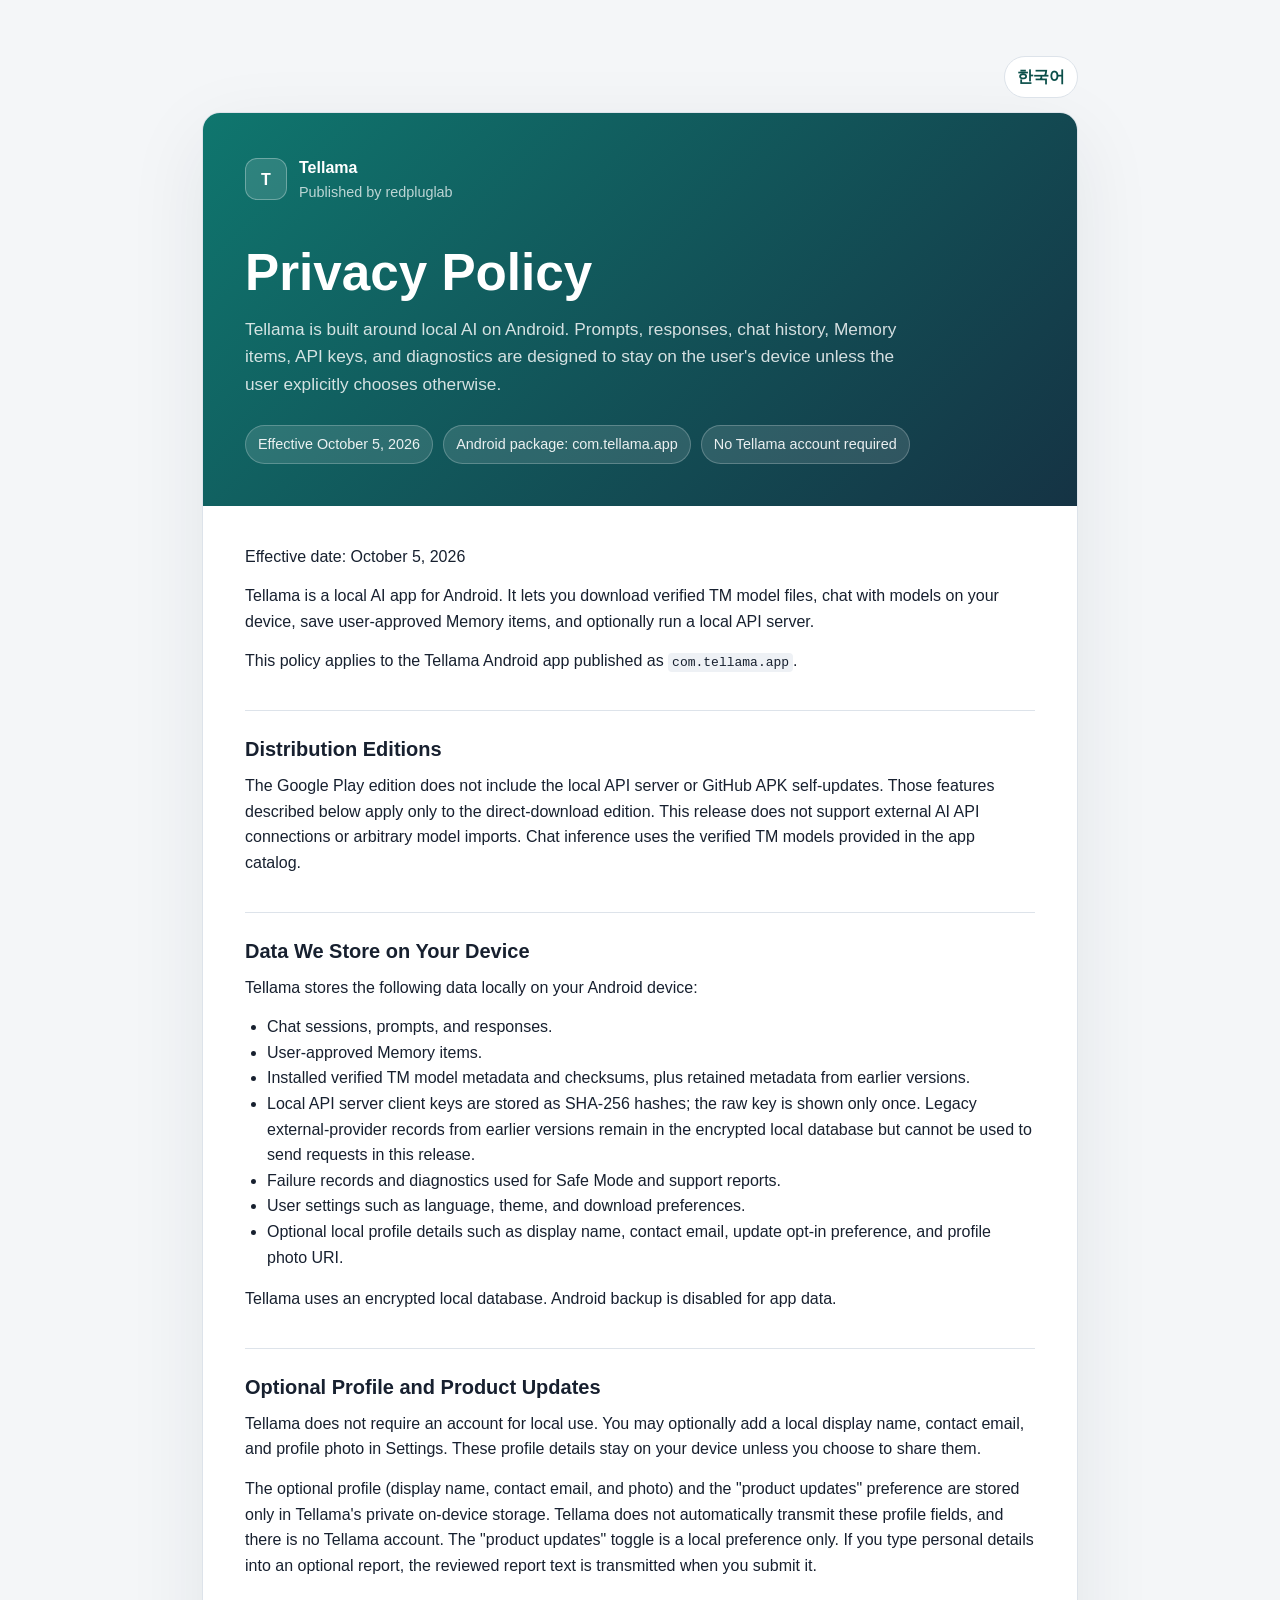
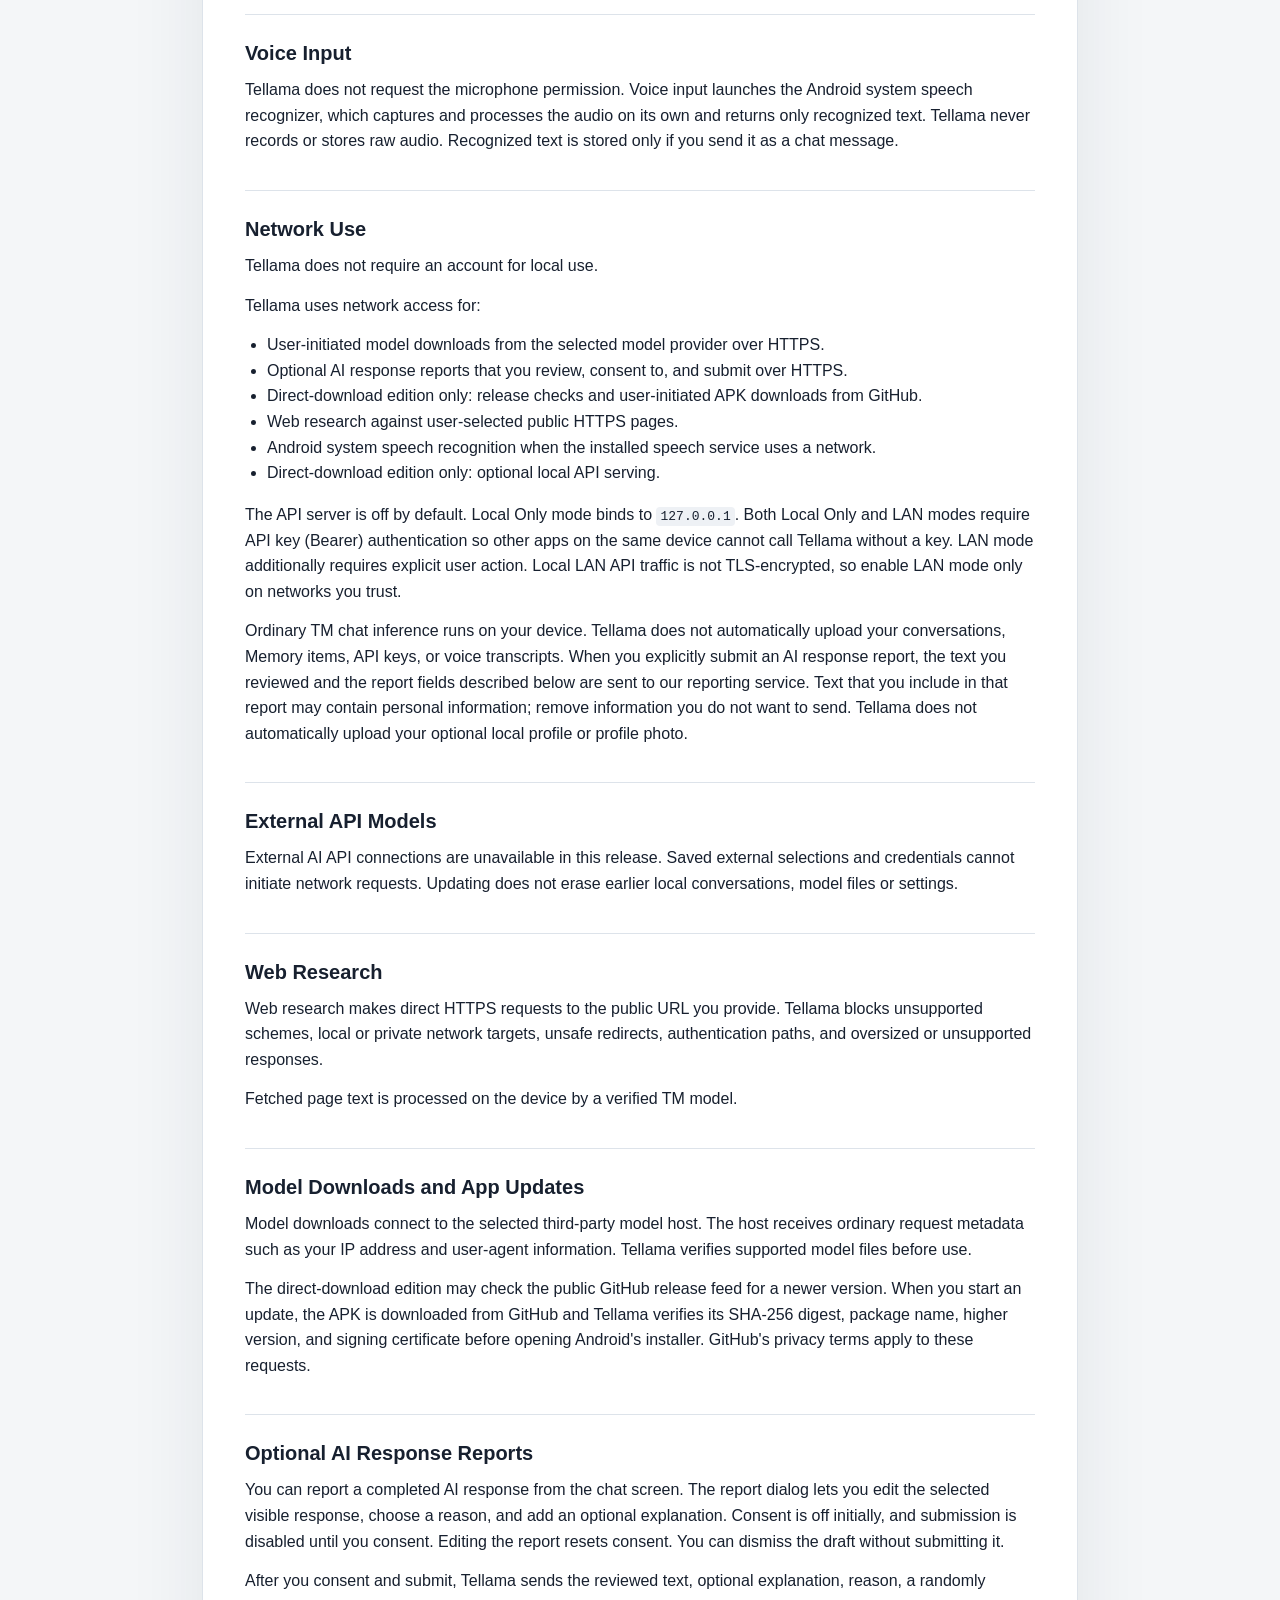
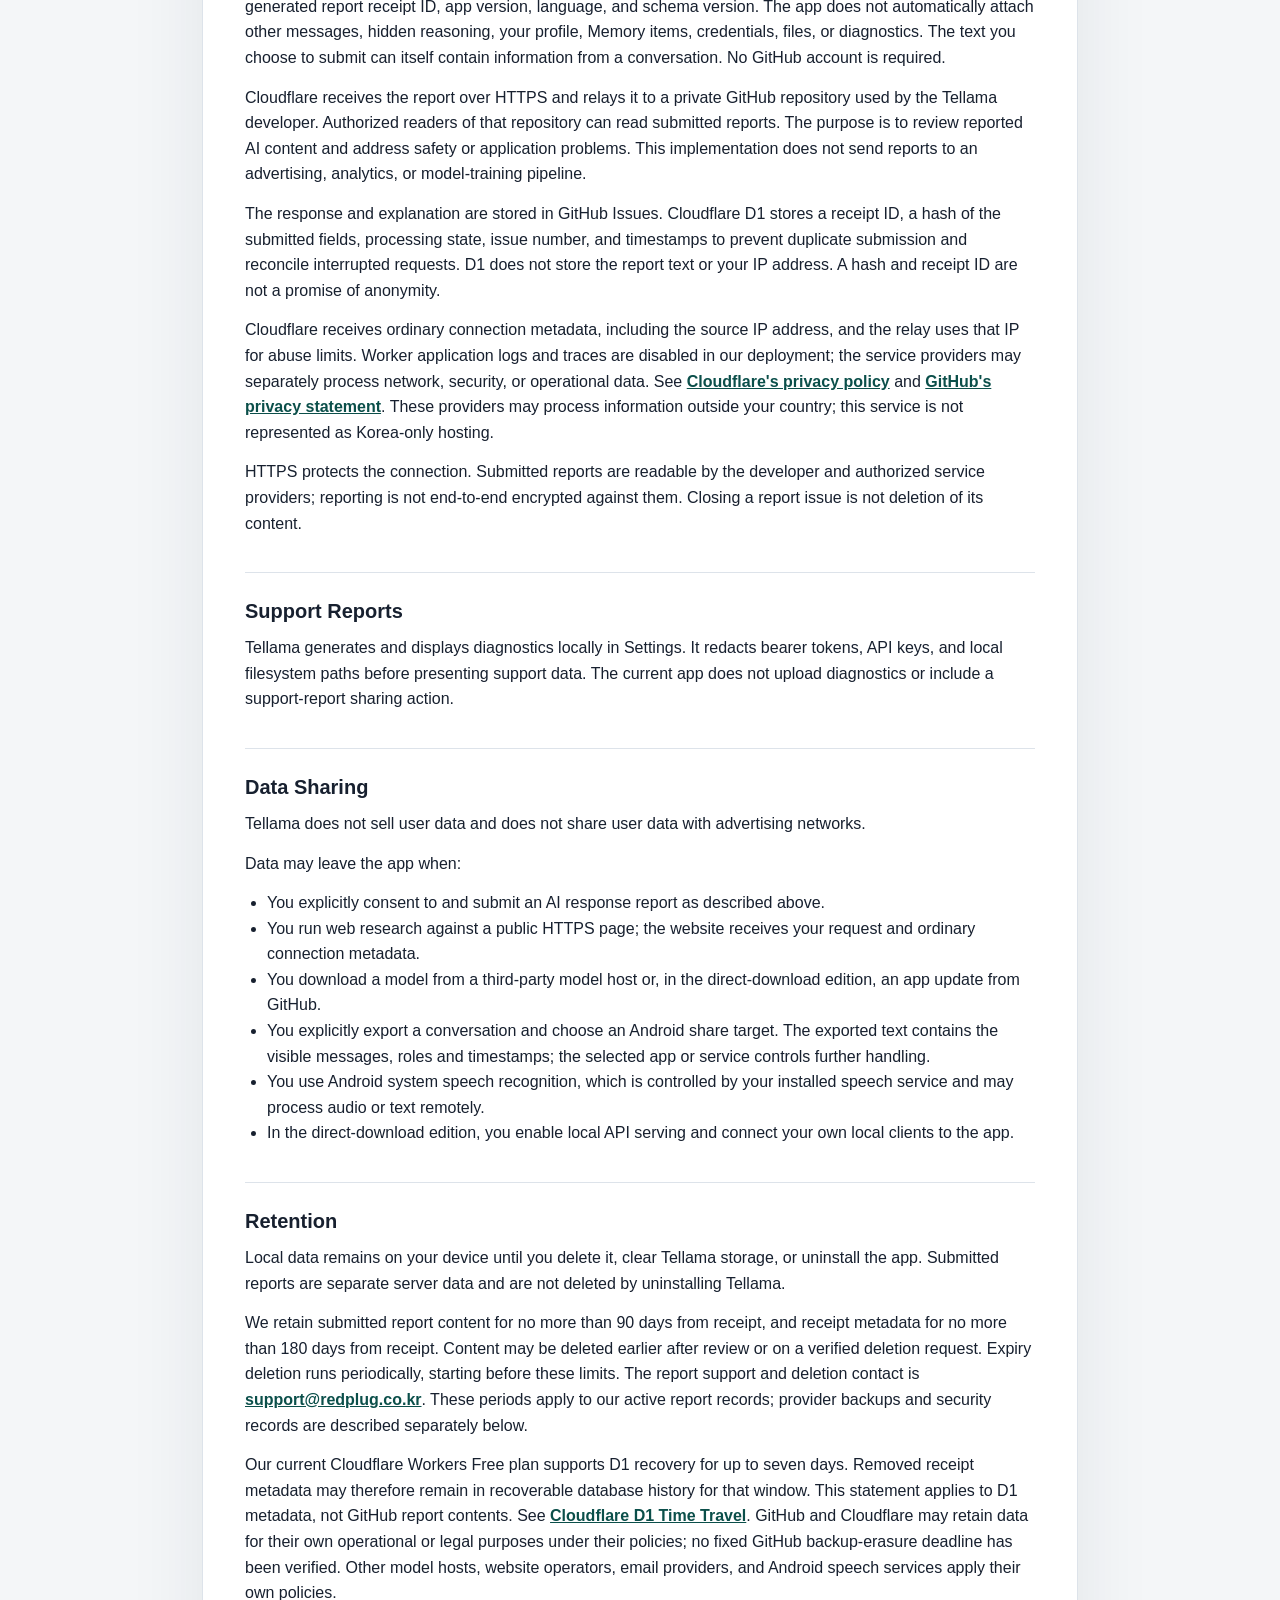
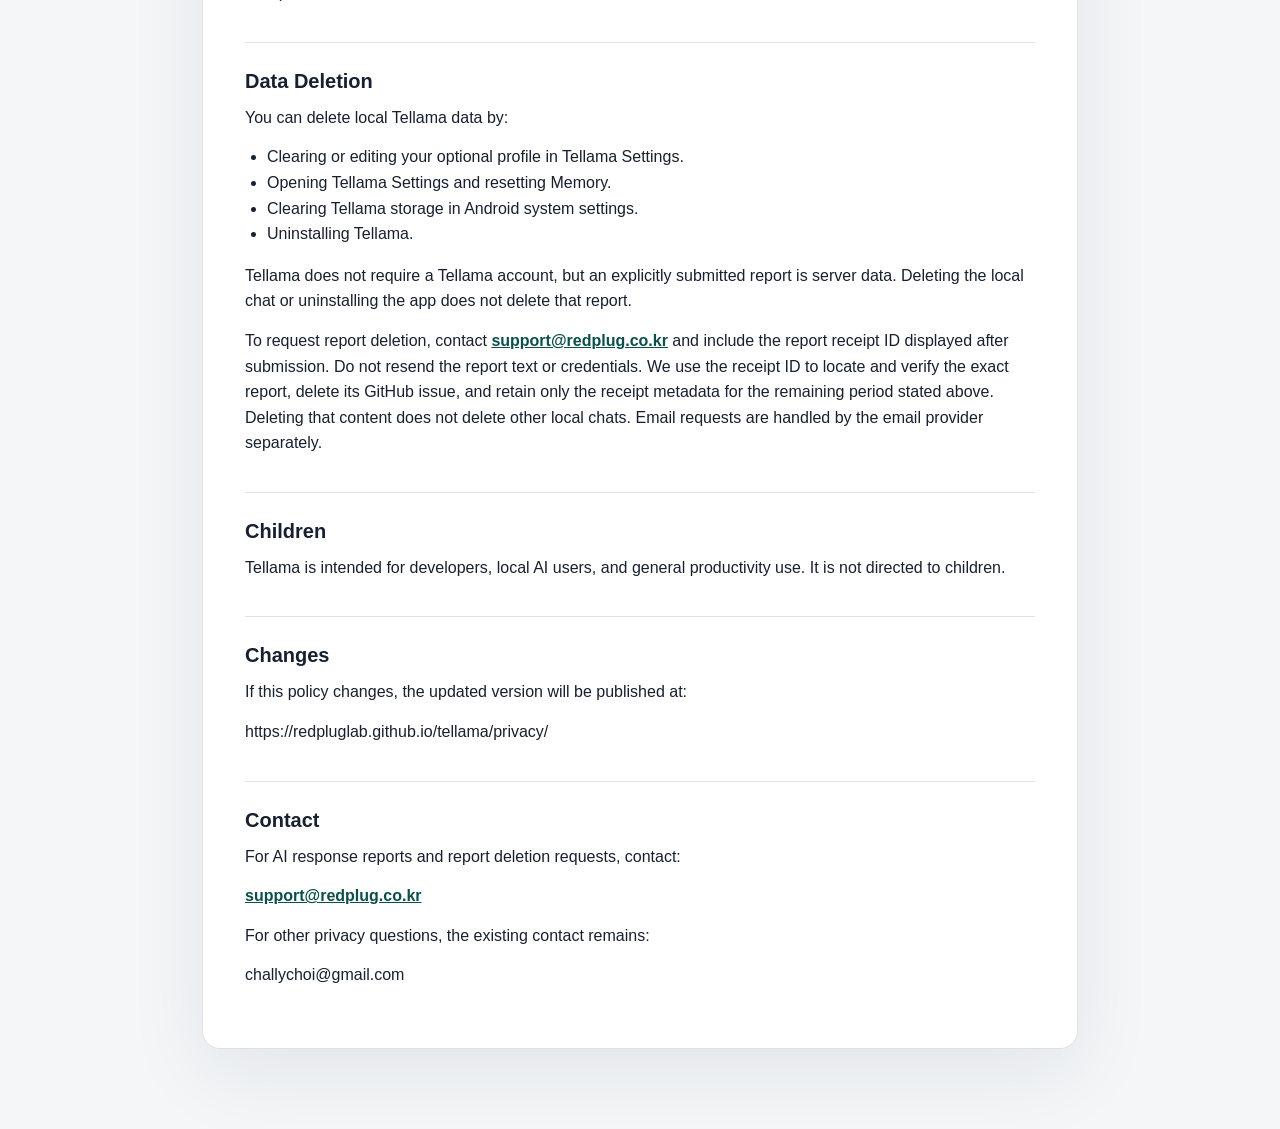
<file: privacy/index.html>
<!doctype html>
<html lang="en">
<head>
  <meta charset="utf-8">
  <meta name="viewport" content="width=device-width, initial-scale=1">
  <title>Tellama Privacy Policy</title>
  <meta name="description" content="Tellama privacy policy for the Android app published by redplug.">
  <link rel="icon" type="image/png" sizes="32x32" href="../favicon-32x32.png">
  <link rel="icon" type="image/png" sizes="16x16" href="../favicon-16x16.png">
  <link rel="shortcut icon" href="../favicon.ico">
  <link rel="apple-touch-icon" sizes="180x180" href="../apple-touch-icon.png">
  <link rel="manifest" href="../site.webmanifest">
  <meta name="theme-color" content="#EFFBCF">
  <style>
    :root {
      color-scheme: light;
      --bg: #f4f6f8;
      --panel: #ffffff;
      --ink: #17202f;
      --muted: #5d6a7c;
      --line: #dde3ea;
      --brand: #0f766e;
      --brand-ink: #0b4f4a;
      --soft: #e8f5f3;
    }
    * {
      box-sizing: border-box;
    }
    body {
      color: var(--ink);
      font-family: -apple-system, BlinkMacSystemFont, "Segoe UI", sans-serif;
      line-height: 1.6;
      margin: 0;
      background: var(--bg);
    }
    main {
      max-width: 920px;
      margin: 0 auto;
      padding: 56px 22px 80px;
    }
    h1, h2 {
      line-height: 1.2;
    }
    h1 {
      font-size: clamp(2rem, 4vw, 3.25rem);
      margin: 0 0 12px;
      letter-spacing: 0;
    }
    h2 {
      border-top: 1px solid var(--line);
      margin: 36px 0 12px;
      padding-top: 26px;
      font-size: 1.25rem;
    }
    p {
      margin: 0 0 14px;
    }
    ul {
      margin-top: 0;
      padding-left: 22px;
    }
    a {
      color: var(--brand-ink);
      font-weight: 600;
    }
    code {
      background: #eef1f5;
      border-radius: 4px;
      padding: 2px 4px;
    }
    .shell {
      background: var(--panel);
      border: 1px solid var(--line);
      border-radius: 18px;
      box-shadow: 0 24px 80px rgba(23, 32, 47, 0.08);
      overflow: hidden;
    }
    .hero {
      background: linear-gradient(135deg, #0f766e 0%, #153344 100%);
      color: #ffffff;
      padding: 42px;
    }
    .brand {
      align-items: center;
      display: flex;
      gap: 12px;
      margin-bottom: 38px;
    }
    .mark {
      align-items: center;
      background: rgba(255, 255, 255, 0.13);
      border: 1px solid rgba(255, 255, 255, 0.3);
      border-radius: 12px;
      display: inline-flex;
      font-weight: 800;
      height: 42px;
      justify-content: center;
      width: 42px;
    }
    .brand-text {
      display: flex;
      flex-direction: column;
      gap: 1px;
    }
    .brand-name {
      font-weight: 800;
    }
    .publisher {
      color: rgba(255, 255, 255, 0.72);
      font-size: 0.9rem;
    }
    .lead {
      color: rgba(255, 255, 255, 0.82);
      font-size: 1.08rem;
      max-width: 680px;
    }
    .meta {
      display: flex;
      flex-wrap: wrap;
      gap: 10px;
      margin-top: 26px;
    }
    .pill {
      background: rgba(255, 255, 255, 0.12);
      border: 1px solid rgba(255, 255, 255, 0.22);
      border-radius: 999px;
      color: rgba(255, 255, 255, 0.9);
      padding: 7px 12px;
      font-size: 0.9rem;
    }
    .content {
      padding: 38px 42px 46px;
    }
    .summary {
      background: var(--soft);
      border: 1px solid #c7e6e1;
      border-radius: 14px;
      color: var(--brand-ink);
      margin-bottom: 34px;
      padding: 18px 20px;
    }
    .muted {
      color: var(--muted);
    }
    .footer {
      color: var(--muted);
      font-size: 0.92rem;
      margin-top: 30px;
    }
    .policy-nav {
      display: flex;
      justify-content: flex-end;
      margin-bottom: 14px;
    }
    .policy-nav a {
      background: var(--panel);
      border: 1px solid var(--line);
      border-radius: 999px;
      padding: 7px 12px;
      text-decoration: none;
    }
    @media (max-width: 680px) {
      main {
        padding: 0;
      }
      .shell {
        border: 0;
        border-radius: 0;
      }
      .hero,
      .content {
        padding: 28px 20px;
      }
    }
  </style>
</head>
<body>
<main>
  <nav class="policy-nav" aria-label="Policy language and product navigation">
    <a href="ko/" lang="ko">한국어</a>
  </nav>
  <article class="shell">
    <header class="hero">
      <div class="brand">
        <span class="mark">T</span>
        <span class="brand-text">
          <span class="brand-name">Tellama</span>
          <span class="publisher">Published by redpluglab</span>
        </span>
      </div>
      <h1>Privacy Policy</h1>
      <p class="lead">Tellama is built around local AI on Android. Prompts, responses, chat history, Memory items, API keys, and diagnostics are designed to stay on the user's device unless the user explicitly chooses otherwise.</p>
      <div class="meta">
        <span class="pill">Effective October 5, 2026</span>
        <span class="pill">Android package: com.tellama.app</span>
        <span class="pill">No Tellama account required</span>
      </div>
    </header>

    <section class="content">
<p>Effective date: October 5, 2026</p>
<p>Tellama is a local AI app for Android. It lets you download verified TM model files, chat with models on your device, save user-approved Memory items, and optionally run a local API server.</p>
<p>This policy applies to the Tellama Android app published as <code>com.tellama.app</code>.</p>
<h2>Distribution Editions</h2>
<p>The Google Play edition does not include the local API server or GitHub APK self-updates. Those features described below apply only to the direct-download edition. This release does not support external AI API connections or arbitrary model imports. Chat inference uses the verified TM models provided in the app catalog.</p>
<h2>Data We Store on Your Device</h2>
<p>Tellama stores the following data locally on your Android device:</p>
<ul>
<li>Chat sessions, prompts, and responses.</li>
<li>User-approved Memory items.</li>
<li>Installed verified TM model metadata and checksums, plus retained metadata from earlier versions.</li>
<li>Local API server client keys are stored as SHA-256 hashes; the raw key is shown only once. Legacy external-provider records from earlier versions remain in the encrypted local database but cannot be used to send requests in this release.</li>
<li>Failure records and diagnostics used for Safe Mode and support reports.</li>
<li>User settings such as language, theme, and download preferences.</li>
<li>Optional local profile details such as display name, contact email, update opt-in preference, and profile photo URI.</li>
</ul>
<p>Tellama uses an encrypted local database. Android backup is disabled for app data.</p>
<h2>Optional Profile and Product Updates</h2>
<p>Tellama does not require an account for local use. You may optionally add a local display name, contact email, and profile photo in Settings. These profile details stay on your device unless you choose to share them.</p>
<p>The optional profile (display name, contact email, and photo) and the &quot;product updates&quot; preference are stored only in Tellama&#x27;s private on-device storage. Tellama does not automatically transmit these profile fields, and there is no Tellama account. The &quot;product updates&quot; toggle is a local preference only. If you type personal details into an optional report, the reviewed report text is transmitted when you submit it.</p>
<h2>Voice Input</h2>
<p>Tellama does not request the microphone permission. Voice input launches the Android system speech recognizer, which captures and processes the audio on its own and returns only recognized text. Tellama never records or stores raw audio. Recognized text is stored only if you send it as a chat message.</p>
<h2>Network Use</h2>
<p>Tellama does not require an account for local use.</p>
<p>Tellama uses network access for:</p>
<ul>
<li>User-initiated model downloads from the selected model provider over HTTPS.</li>
<li>Optional AI response reports that you review, consent to, and submit over HTTPS.</li>
<li>Direct-download edition only: release checks and user-initiated APK downloads from GitHub.</li>
<li>Web research against user-selected public HTTPS pages.</li>
<li>Android system speech recognition when the installed speech service uses a network.</li>
<li>Direct-download edition only: optional local API serving.</li>
</ul>
<p>The API server is off by default. Local Only mode binds to <code>127.0.0.1</code>. Both Local Only and LAN modes require API key (Bearer) authentication so other apps on the same device cannot call Tellama without a key. LAN mode additionally requires explicit user action. Local LAN API traffic is not TLS-encrypted, so enable LAN mode only on networks you trust.</p>
<p>Ordinary TM chat inference runs on your device. Tellama does not automatically upload your conversations, Memory items, API keys, or voice transcripts. When you explicitly submit an AI response report, the text you reviewed and the report fields described below are sent to our reporting service. Text that you include in that report may contain personal information; remove information you do not want to send.
Tellama does not automatically upload your optional local profile or profile photo.</p>
<h2>External API Models</h2>
<p>External AI API connections are unavailable in this release. Saved external selections and credentials cannot initiate network requests. Updating does not erase earlier local conversations, model files or settings.</p>
<h2>Web Research</h2>
<p>Web research makes direct HTTPS requests to the public URL you provide. Tellama blocks unsupported schemes, local or private network targets, unsafe redirects, authentication paths, and oversized or unsupported responses.</p>
<p>Fetched page text is processed on the device by a verified TM model.</p>
<h2>Model Downloads and App Updates</h2>
<p>Model downloads connect to the selected third-party model host. The host receives ordinary request metadata such as your IP address and user-agent information. Tellama verifies supported model files before use.</p>
<p>The direct-download edition may check the public GitHub release feed for a newer version. When you start an update, the APK is downloaded from GitHub and Tellama verifies its SHA-256 digest, package name, higher version, and signing certificate before opening Android&#x27;s installer. GitHub&#x27;s privacy terms apply to these requests.</p>
<h2>Optional AI Response Reports</h2>
<p>You can report a completed AI response from the chat screen. The report dialog lets you edit the selected visible response, choose a reason, and add an optional explanation. Consent is off initially, and submission is disabled until you consent. Editing the report resets consent. You can dismiss the draft without submitting it.</p>
<p>After you consent and submit, Tellama sends the reviewed text, optional explanation, reason, a randomly generated report receipt ID, app version, language, and schema version. The app does not automatically attach other messages, hidden reasoning, your profile, Memory items, credentials, files, or diagnostics. The text you choose to submit can itself contain information from a conversation. No GitHub account is required.</p>
<p>Cloudflare receives the report over HTTPS and relays it to a private GitHub repository used by the Tellama developer. Authorized readers of that repository can read submitted reports. The purpose is to review reported AI content and address safety or application problems. This implementation does not send reports to an advertising, analytics, or model-training pipeline.</p>
<p>The response and explanation are stored in GitHub Issues. Cloudflare D1 stores a receipt ID, a hash of the submitted fields, processing state, issue number, and timestamps to prevent duplicate submission and reconcile interrupted requests. D1 does not store the report text or your IP address. A hash and receipt ID are not a promise of anonymity.</p>
<p>Cloudflare receives ordinary connection metadata, including the source IP address, and the relay uses that IP for abuse limits. Worker application logs and traces are disabled in our deployment; the service providers may separately process network, security, or operational data. See <a href="https://www.cloudflare.com/privacypolicy/">Cloudflare&#x27;s privacy policy</a> and <a href="https://docs.github.com/en/site-policy/privacy-policies/github-general-privacy-statement">GitHub&#x27;s privacy statement</a>. These providers may process information outside your country; this service is not represented as Korea-only hosting.</p>
<p>HTTPS protects the connection. Submitted reports are readable by the developer and authorized service providers; reporting is not end-to-end encrypted against them. Closing a report issue is not deletion of its content.</p>
<h2>Support Reports</h2>
<p>Tellama generates and displays diagnostics locally in Settings. It redacts bearer tokens, API keys, and local filesystem paths before presenting support data. The current app does not upload diagnostics or include a support-report sharing action.</p>
<h2>Data Sharing</h2>
<p>Tellama does not sell user data and does not share user data with advertising networks.</p>
<p>Data may leave the app when:</p>
<ul>
<li>You explicitly consent to and submit an AI response report as described above.</li>
<li>You run web research against a public HTTPS page; the website receives your request and ordinary connection metadata.</li>
<li>You download a model from a third-party model host or, in the direct-download edition, an app update from GitHub.</li>
<li>You explicitly export a conversation and choose an Android share target. The exported text contains the visible messages, roles and timestamps; the selected app or service controls further handling.</li>
<li>You use Android system speech recognition, which is controlled by your installed speech service and may process audio or text remotely.</li>
<li>In the direct-download edition, you enable local API serving and connect your own local clients to the app.</li>
</ul>
<h2>Retention</h2>
<p>Local data remains on your device until you delete it, clear Tellama storage, or uninstall the app. Submitted reports are separate server data and are not deleted by uninstalling Tellama.</p>
<p>We retain submitted report content for no more than 90 days from receipt, and receipt metadata for no more than 180 days from receipt. Content may be deleted earlier after review or on a verified deletion request. Expiry deletion runs periodically, starting before these limits. The report support and deletion contact is <a href="mailto:support@redplug.co.kr">support@redplug.co.kr</a>. These periods apply to our active report records; provider backups and security records are described separately below.</p>
<p>Our current Cloudflare Workers Free plan supports D1 recovery for up to seven days. Removed receipt metadata may therefore remain in recoverable database history for that window. This statement applies to D1 metadata, not GitHub report contents. See <a href="https://developers.cloudflare.com/d1/reference/time-travel/">Cloudflare D1 Time Travel</a>. GitHub and Cloudflare may retain data for their own operational or legal purposes under their policies; no fixed GitHub backup-erasure deadline has been verified. Other model hosts, website operators, email providers, and Android speech services apply their own policies.</p>
<h2>Data Deletion</h2>
<p>You can delete local Tellama data by:</p>
<ul>
<li>Clearing or editing your optional profile in Tellama Settings.</li>
<li>Opening Tellama Settings and resetting Memory.</li>
<li>Clearing Tellama storage in Android system settings.</li>
<li>Uninstalling Tellama.</li>
</ul>
<p>Tellama does not require a Tellama account, but an explicitly submitted report is server data. Deleting the local chat or uninstalling the app does not delete that report.</p>
<p>To request report deletion, contact <a href="mailto:support@redplug.co.kr">support@redplug.co.kr</a> and include the report receipt ID displayed after submission. Do not resend the report text or credentials. We use the receipt ID to locate and verify the exact report, delete its GitHub issue, and retain only the receipt metadata for the remaining period stated above. Deleting that content does not delete other local chats. Email requests are handled by the email provider separately.</p>
<h2>Children</h2>
<p>Tellama is intended for developers, local AI users, and general productivity use. It is not directed to children.</p>
<h2>Changes</h2>
<p>If this policy changes, the updated version will be published at:</p>
<p>https://redpluglab.github.io/tellama/privacy/</p>
<h2>Contact</h2>
<p>For AI response reports and report deletion requests, contact:</p>
<p><a href="mailto:support@redplug.co.kr">support@redplug.co.kr</a></p>
<p>For other privacy questions, the existing contact remains:</p>
<p>challychoi@gmail.com</p>
</section>
  </article>
</main>
</body>
</html>
</file>
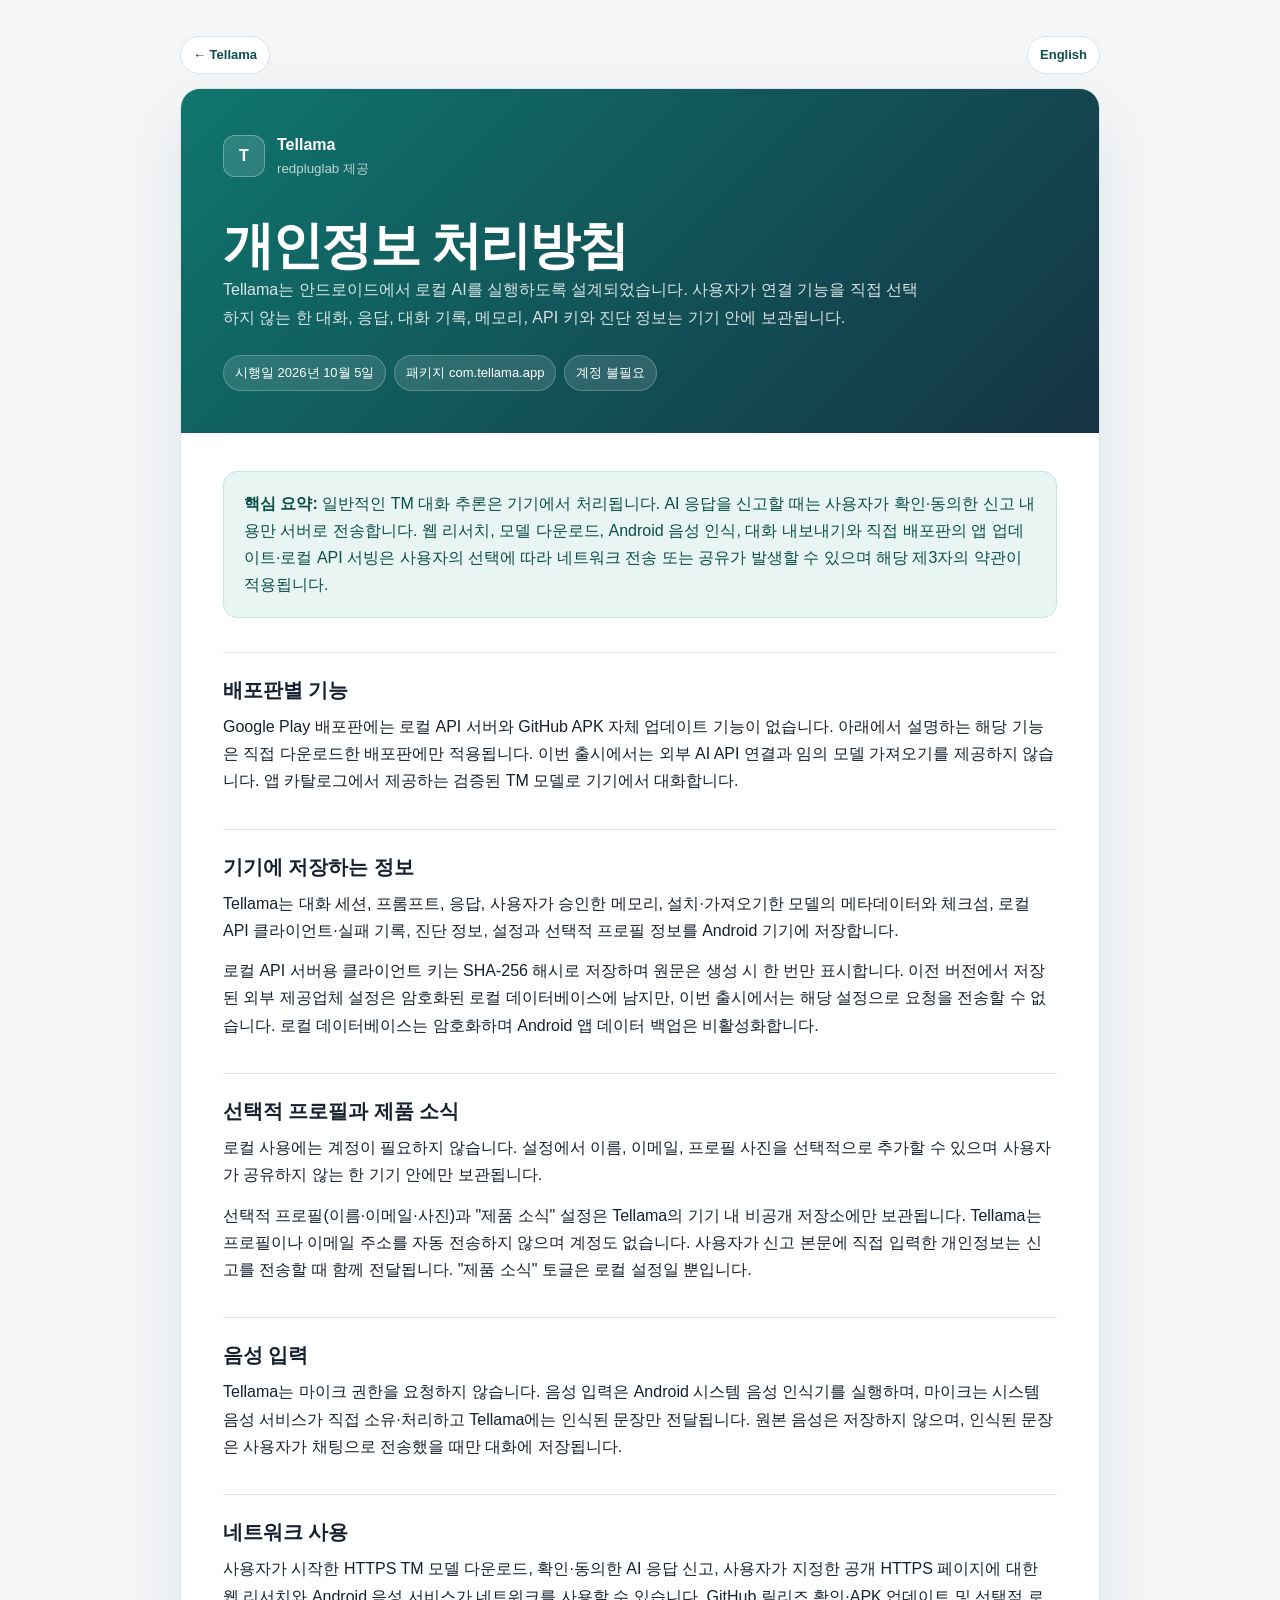
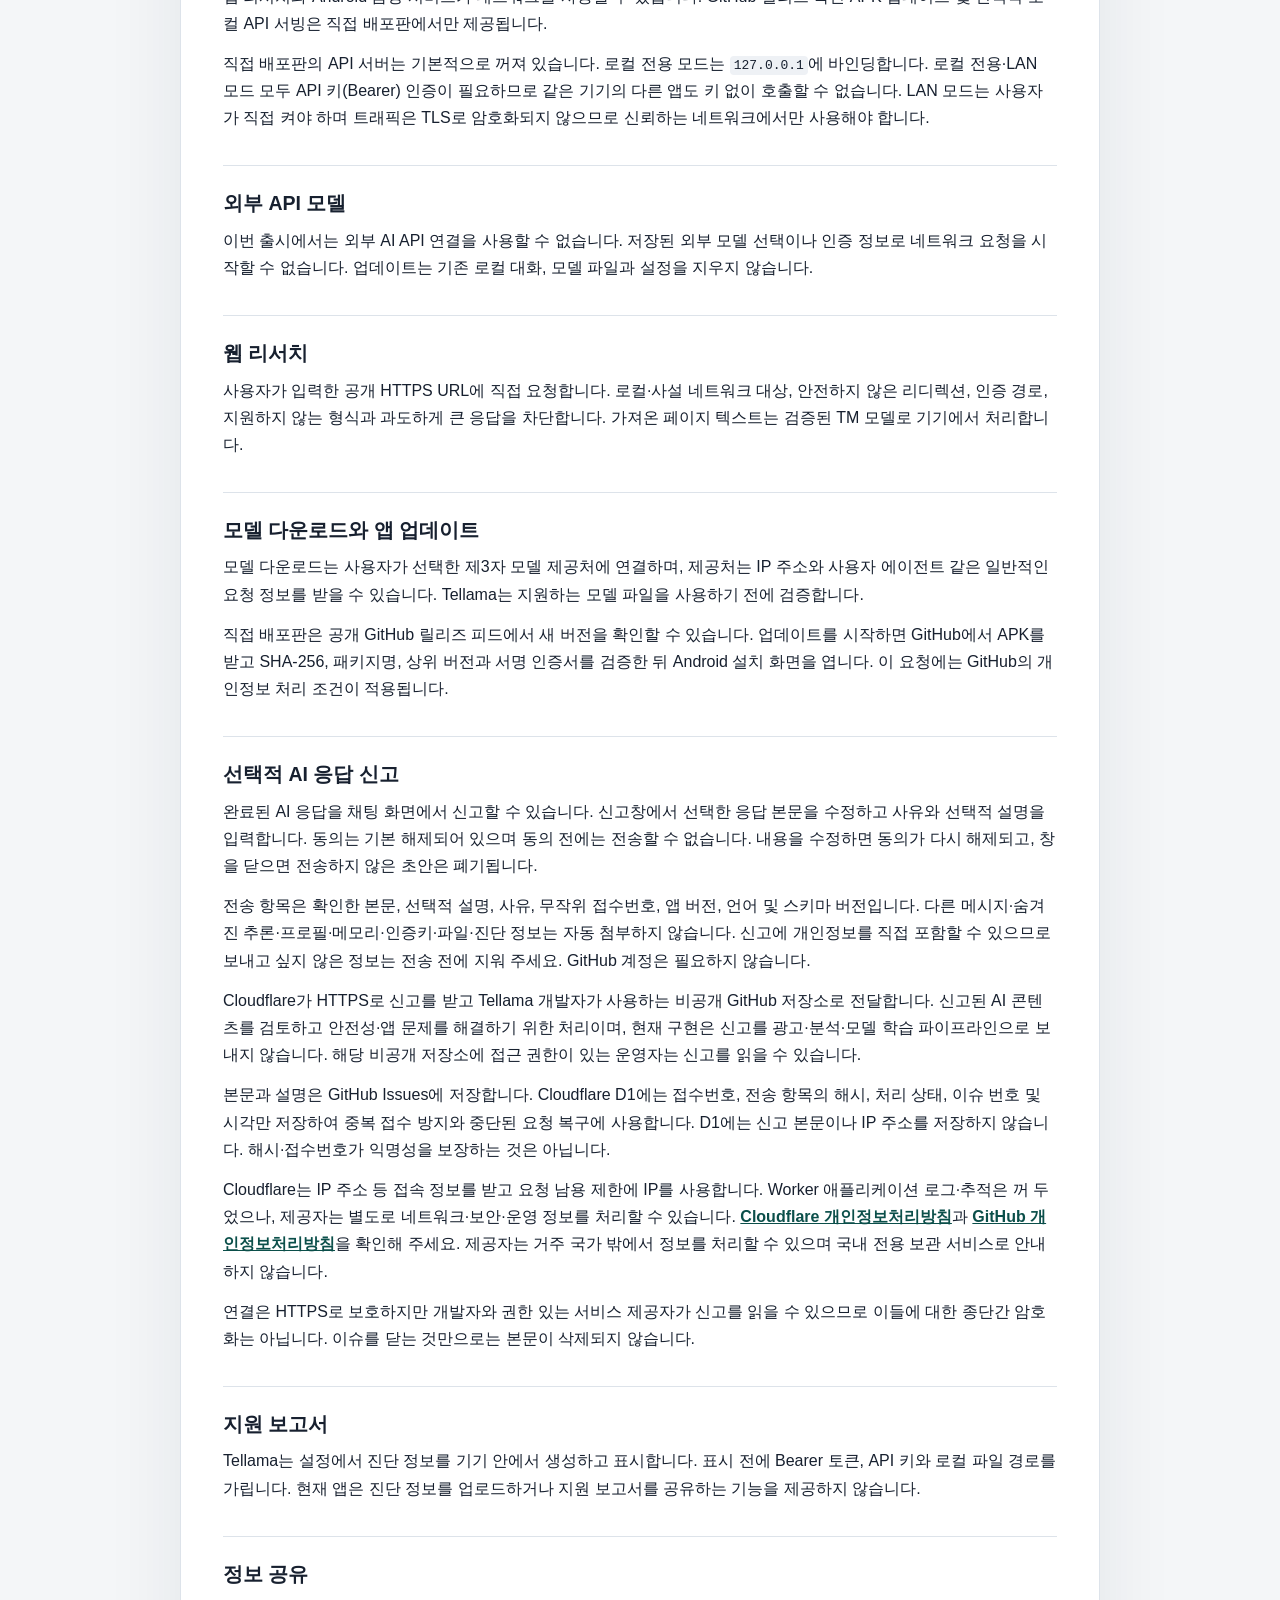
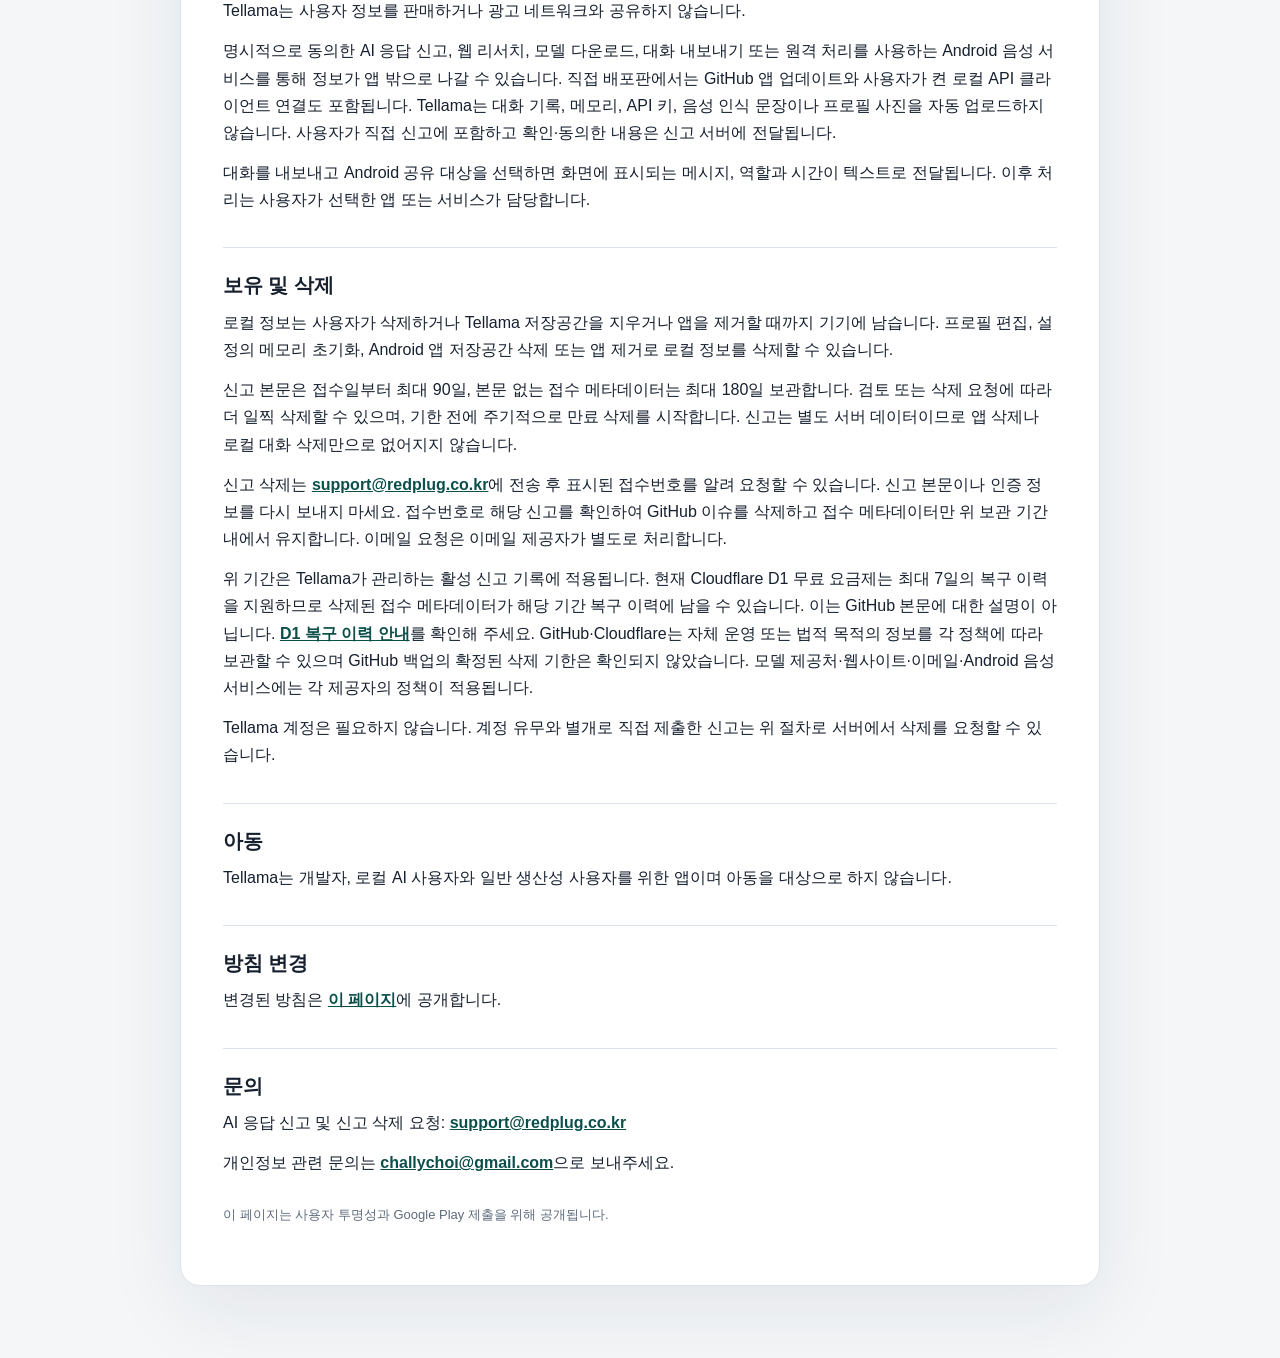
<file: privacy/ko/index.html>
<!doctype html>
<html lang="ko">
<head>
  <meta charset="utf-8">
  <meta name="viewport" content="width=device-width, initial-scale=1">
  <title>Tellama 개인정보 처리방침</title>
  <meta name="description" content="Tellama 안드로이드 앱의 개인정보 처리방침입니다.">
  <link rel="canonical" href="https://redpluglab.github.io/tellama/privacy/ko/">
  <link rel="alternate" hreflang="ko" href="https://redpluglab.github.io/tellama/privacy/ko/">
  <link rel="alternate" hreflang="en" href="https://redpluglab.github.io/tellama/privacy/">
  <link rel="icon" type="image/png" sizes="32x32" href="../../favicon-32x32.png">
  <meta name="theme-color" content="#0f766e">
  <style>
    :root{color-scheme:light;--bg:#f4f6f8;--panel:#fff;--ink:#17202f;--muted:#5d6a7c;--line:#dde3ea;--brand:#0f766e;--brand-ink:#0b4f4a;--soft:#e8f5f3}*{box-sizing:border-box}body{margin:0;background:var(--bg);color:var(--ink);font-family:-apple-system,BlinkMacSystemFont,"Apple SD Gothic Neo","Noto Sans KR","Segoe UI",sans-serif;line-height:1.7}main{width:min(920px,calc(100% - 40px));margin:0 auto;padding:36px 0 72px}.policy-nav{display:flex;justify-content:space-between;align-items:center;margin-bottom:14px}.policy-nav a{padding:7px 12px;border:1px solid var(--line);border-radius:999px;background:var(--panel);color:var(--brand-ink);font-size:13px;font-weight:800;text-decoration:none}.shell{overflow:hidden;border:1px solid var(--line);border-radius:20px;background:var(--panel);box-shadow:0 24px 80px rgba(23,32,47,.08)}.hero{padding:42px;background:linear-gradient(135deg,#0f766e,#153344);color:#fff}.brand{display:flex;align-items:center;gap:12px;margin-bottom:34px}.mark{display:grid;width:42px;height:42px;place-items:center;border:1px solid rgba(255,255,255,.3);border-radius:12px;background:rgba(255,255,255,.13);font-weight:900}.publisher{display:flex;flex-direction:column}.publisher small{color:rgba(255,255,255,.72)}h1{margin:0;font-size:clamp(2rem,6vw,3.2rem);line-height:1.2;letter-spacing:-.04em}.lead{max-width:700px;color:rgba(255,255,255,.84)}.meta{display:flex;flex-wrap:wrap;gap:8px;margin-top:24px}.pill{padding:6px 11px;border:1px solid rgba(255,255,255,.22);border-radius:999px;background:rgba(255,255,255,.12);font-size:13px}.content{padding:38px 42px 46px}.summary{margin-bottom:30px;padding:18px 20px;border:1px solid #c7e6e1;border-radius:14px;background:var(--soft);color:var(--brand-ink)}h2{margin:34px 0 10px;padding-top:24px;border-top:1px solid var(--line);font-size:1.22rem;line-height:1.35}p{margin:0 0 13px}a{color:var(--brand-ink);font-weight:700}code{padding:2px 4px;border-radius:4px;background:#eef1f5}.footer{margin-top:28px;color:var(--muted);font-size:13px}@media(max-width:680px){main{width:100%;padding:0}.policy-nav{padding:10px 14px;margin:0;background:var(--bg)}.shell{border:0;border-radius:0}.hero,.content{padding:28px 20px}}
  </style>
</head>
<body>
<main>
  <nav class="policy-nav" aria-label="페이지 및 언어 이동"><a href="../../">← Tellama</a><a href="../" lang="en">English</a></nav>
  <article class="shell">
    <header class="hero">
      <div class="brand"><span class="mark">T</span><span class="publisher"><strong>Tellama</strong><small>redpluglab 제공</small></span></div>
      <h1>개인정보 처리방침</h1>
      <p class="lead">Tellama는 안드로이드에서 로컬 AI를 실행하도록 설계되었습니다. 사용자가 연결 기능을 직접 선택하지 않는 한 대화, 응답, 대화 기록, 메모리, API 키와 진단 정보는 기기 안에 보관됩니다.</p>
      <div class="meta"><span class="pill">시행일 2026년 10월 5일</span><span class="pill">패키지 com.tellama.app</span><span class="pill">계정 불필요</span></div>
    </header>
    <section class="content">
      <div class="summary"><strong>핵심 요약:</strong> 일반적인 TM 대화 추론은 기기에서 처리됩니다. AI 응답을 신고할 때는 사용자가 확인·동의한 신고 내용만 서버로 전송합니다. 웹 리서치, 모델 다운로드, Android 음성 인식, 대화 내보내기와 직접 배포판의 앱 업데이트·로컬 API 서빙은 사용자의 선택에 따라 네트워크 전송 또는 공유가 발생할 수 있으며 해당 제3자의 약관이 적용됩니다.</div>

      <h2>배포판별 기능</h2>
      <p>Google Play 배포판에는 로컬 API 서버와 GitHub APK 자체 업데이트 기능이 없습니다. 아래에서 설명하는 해당 기능은 직접 다운로드한 배포판에만 적용됩니다. 이번 출시에서는 외부 AI API 연결과 임의 모델 가져오기를 제공하지 않습니다. 앱 카탈로그에서 제공하는 검증된 TM 모델로 기기에서 대화합니다.</p>

      <h2>기기에 저장하는 정보</h2>
      <p>Tellama는 대화 세션, 프롬프트, 응답, 사용자가 승인한 메모리, 설치·가져오기한 모델의 메타데이터와 체크섬, 로컬 API 클라이언트·실패 기록, 진단 정보, 설정과 선택적 프로필 정보를 Android 기기에 저장합니다.</p>
      <p>로컬 API 서버용 클라이언트 키는 SHA-256 해시로 저장하며 원문은 생성 시 한 번만 표시합니다. 이전 버전에서 저장된 외부 제공업체 설정은 암호화된 로컬 데이터베이스에 남지만, 이번 출시에서는 해당 설정으로 요청을 전송할 수 없습니다. 로컬 데이터베이스는 암호화하며 Android 앱 데이터 백업은 비활성화합니다.</p>

      <h2>선택적 프로필과 제품 소식</h2>
      <p>로컬 사용에는 계정이 필요하지 않습니다. 설정에서 이름, 이메일, 프로필 사진을 선택적으로 추가할 수 있으며 사용자가 공유하지 않는 한 기기 안에만 보관됩니다.</p>
      <p>선택적 프로필(이름·이메일·사진)과 "제품 소식" 설정은 Tellama의 기기 내 비공개 저장소에만 보관됩니다. Tellama는 프로필이나 이메일 주소를 자동 전송하지 않으며 계정도 없습니다. 사용자가 신고 본문에 직접 입력한 개인정보는 신고를 전송할 때 함께 전달됩니다. "제품 소식" 토글은 로컬 설정일 뿐입니다.</p>

      <h2>음성 입력</h2>
      <p>Tellama는 마이크 권한을 요청하지 않습니다. 음성 입력은 Android 시스템 음성 인식기를 실행하며, 마이크는 시스템 음성 서비스가 직접 소유·처리하고 Tellama에는 인식된 문장만 전달됩니다. 원본 음성은 저장하지 않으며, 인식된 문장은 사용자가 채팅으로 전송했을 때만 대화에 저장됩니다.</p>

      <h2>네트워크 사용</h2>
      <p>사용자가 시작한 HTTPS TM 모델 다운로드, 확인·동의한 AI 응답 신고, 사용자가 지정한 공개 HTTPS 페이지에 대한 웹 리서치와 Android 음성 서비스가 네트워크를 사용할 수 있습니다. GitHub 릴리즈 확인·APK 업데이트 및 선택적 로컬 API 서빙은 직접 배포판에서만 제공됩니다.</p>
      <p>직접 배포판의 API 서버는 기본적으로 꺼져 있습니다. 로컬 전용 모드는 <code>127.0.0.1</code>에 바인딩합니다. 로컬 전용·LAN 모드 모두 API 키(Bearer) 인증이 필요하므로 같은 기기의 다른 앱도 키 없이 호출할 수 없습니다. LAN 모드는 사용자가 직접 켜야 하며 트래픽은 TLS로 암호화되지 않으므로 신뢰하는 네트워크에서만 사용해야 합니다.</p>

      <h2>외부 API 모델</h2>
      <p>이번 출시에서는 외부 AI API 연결을 사용할 수 없습니다. 저장된 외부 모델 선택이나 인증 정보로 네트워크 요청을 시작할 수 없습니다. 업데이트는 기존 로컬 대화, 모델 파일과 설정을 지우지 않습니다.</p>

      <h2>웹 리서치</h2>
      <p>사용자가 입력한 공개 HTTPS URL에 직접 요청합니다. 로컬·사설 네트워크 대상, 안전하지 않은 리디렉션, 인증 경로, 지원하지 않는 형식과 과도하게 큰 응답을 차단합니다. 가져온 페이지 텍스트는 검증된 TM 모델로 기기에서 처리합니다.</p>

      <h2>모델 다운로드와 앱 업데이트</h2>
      <p>모델 다운로드는 사용자가 선택한 제3자 모델 제공처에 연결하며, 제공처는 IP 주소와 사용자 에이전트 같은 일반적인 요청 정보를 받을 수 있습니다. Tellama는 지원하는 모델 파일을 사용하기 전에 검증합니다.</p>
      <p>직접 배포판은 공개 GitHub 릴리즈 피드에서 새 버전을 확인할 수 있습니다. 업데이트를 시작하면 GitHub에서 APK를 받고 SHA-256, 패키지명, 상위 버전과 서명 인증서를 검증한 뒤 Android 설치 화면을 엽니다. 이 요청에는 GitHub의 개인정보 처리 조건이 적용됩니다.</p>

      <h2>선택적 AI 응답 신고</h2>
      <p>완료된 AI 응답을 채팅 화면에서 신고할 수 있습니다. 신고창에서 선택한 응답 본문을 수정하고 사유와 선택적 설명을 입력합니다. 동의는 기본 해제되어 있으며 동의 전에는 전송할 수 없습니다. 내용을 수정하면 동의가 다시 해제되고, 창을 닫으면 전송하지 않은 초안은 폐기됩니다.</p>
      <p>전송 항목은 확인한 본문, 선택적 설명, 사유, 무작위 접수번호, 앱 버전, 언어 및 스키마 버전입니다. 다른 메시지·숨겨진 추론·프로필·메모리·인증키·파일·진단 정보는 자동 첨부하지 않습니다. 신고에 개인정보를 직접 포함할 수 있으므로 보내고 싶지 않은 정보는 전송 전에 지워 주세요. GitHub 계정은 필요하지 않습니다.</p>
      <p>Cloudflare가 HTTPS로 신고를 받고 Tellama 개발자가 사용하는 비공개 GitHub 저장소로 전달합니다. 신고된 AI 콘텐츠를 검토하고 안전성·앱 문제를 해결하기 위한 처리이며, 현재 구현은 신고를 광고·분석·모델 학습 파이프라인으로 보내지 않습니다. 해당 비공개 저장소에 접근 권한이 있는 운영자는 신고를 읽을 수 있습니다.</p>
      <p>본문과 설명은 GitHub Issues에 저장합니다. Cloudflare D1에는 접수번호, 전송 항목의 해시, 처리 상태, 이슈 번호 및 시각만 저장하여 중복 접수 방지와 중단된 요청 복구에 사용합니다. D1에는 신고 본문이나 IP 주소를 저장하지 않습니다. 해시·접수번호가 익명성을 보장하는 것은 아닙니다.</p>
      <p>Cloudflare는 IP 주소 등 접속 정보를 받고 요청 남용 제한에 IP를 사용합니다. Worker 애플리케이션 로그·추적은 꺼 두었으나, 제공자는 별도로 네트워크·보안·운영 정보를 처리할 수 있습니다. <a href="https://www.cloudflare.com/privacypolicy/">Cloudflare 개인정보처리방침</a>과 <a href="https://docs.github.com/en/site-policy/privacy-policies/github-general-privacy-statement">GitHub 개인정보처리방침</a>을 확인해 주세요. 제공자는 거주 국가 밖에서 정보를 처리할 수 있으며 국내 전용 보관 서비스로 안내하지 않습니다.</p>
      <p>연결은 HTTPS로 보호하지만 개발자와 권한 있는 서비스 제공자가 신고를 읽을 수 있으므로 이들에 대한 종단간 암호화는 아닙니다. 이슈를 닫는 것만으로는 본문이 삭제되지 않습니다.</p>

      <h2>지원 보고서</h2>
      <p>Tellama는 설정에서 진단 정보를 기기 안에서 생성하고 표시합니다. 표시 전에 Bearer 토큰, API 키와 로컬 파일 경로를 가립니다. 현재 앱은 진단 정보를 업로드하거나 지원 보고서를 공유하는 기능을 제공하지 않습니다.</p>

      <h2>정보 공유</h2>
      <p>Tellama는 사용자 정보를 판매하거나 광고 네트워크와 공유하지 않습니다.</p>
      <p>명시적으로 동의한 AI 응답 신고, 웹 리서치, 모델 다운로드, 대화 내보내기 또는 원격 처리를 사용하는 Android 음성 서비스를 통해 정보가 앱 밖으로 나갈 수 있습니다. 직접 배포판에서는 GitHub 앱 업데이트와 사용자가 켠 로컬 API 클라이언트 연결도 포함됩니다. Tellama는 대화 기록, 메모리, API 키, 음성 인식 문장이나 프로필 사진을 자동 업로드하지 않습니다. 사용자가 직접 신고에 포함하고 확인·동의한 내용은 신고 서버에 전달됩니다.</p>

      <p>대화를 내보내고 Android 공유 대상을 선택하면 화면에 표시되는 메시지, 역할과 시간이 텍스트로 전달됩니다. 이후 처리는 사용자가 선택한 앱 또는 서비스가 담당합니다.</p>

      <h2>보유 및 삭제</h2>
      <p>로컬 정보는 사용자가 삭제하거나 Tellama 저장공간을 지우거나 앱을 제거할 때까지 기기에 남습니다. 프로필 편집, 설정의 메모리 초기화, Android 앱 저장공간 삭제 또는 앱 제거로 로컬 정보를 삭제할 수 있습니다.</p>
      <p>신고 본문은 접수일부터 최대 90일, 본문 없는 접수 메타데이터는 최대 180일 보관합니다. 검토 또는 삭제 요청에 따라 더 일찍 삭제할 수 있으며, 기한 전에 주기적으로 만료 삭제를 시작합니다. 신고는 별도 서버 데이터이므로 앱 삭제나 로컬 대화 삭제만으로 없어지지 않습니다.</p>
      <p>신고 삭제는 <a href="mailto:support@redplug.co.kr">support@redplug.co.kr</a>에 전송 후 표시된 접수번호를 알려 요청할 수 있습니다. 신고 본문이나 인증 정보를 다시 보내지 마세요. 접수번호로 해당 신고를 확인하여 GitHub 이슈를 삭제하고 접수 메타데이터만 위 보관 기간 내에서 유지합니다. 이메일 요청은 이메일 제공자가 별도로 처리합니다.</p>
      <p>위 기간은 Tellama가 관리하는 활성 신고 기록에 적용됩니다. 현재 Cloudflare D1 무료 요금제는 최대 7일의 복구 이력을 지원하므로 삭제된 접수 메타데이터가 해당 기간 복구 이력에 남을 수 있습니다. 이는 GitHub 본문에 대한 설명이 아닙니다. <a href="https://developers.cloudflare.com/d1/reference/time-travel/">D1 복구 이력 안내</a>를 확인해 주세요. GitHub·Cloudflare는 자체 운영 또는 법적 목적의 정보를 각 정책에 따라 보관할 수 있으며 GitHub 백업의 확정된 삭제 기한은 확인되지 않았습니다. 모델 제공처·웹사이트·이메일·Android 음성 서비스에는 각 제공자의 정책이 적용됩니다.</p>

      <p>Tellama 계정은 필요하지 않습니다. 계정 유무와 별개로 직접 제출한 신고는 위 절차로 서버에서 삭제를 요청할 수 있습니다.</p>

      <h2>아동</h2>
      <p>Tellama는 개발자, 로컬 AI 사용자와 일반 생산성 사용자를 위한 앱이며 아동을 대상으로 하지 않습니다.</p>

      <h2>방침 변경</h2>
      <p>변경된 방침은 <a href="https://redpluglab.github.io/tellama/privacy/ko/">이 페이지</a>에 공개합니다.</p>

      <h2>문의</h2><p>AI 응답 신고 및 신고 삭제 요청: <a href="mailto:support@redplug.co.kr">support@redplug.co.kr</a></p>
      <p>개인정보 관련 문의는 <a href="mailto:challychoi@gmail.com">challychoi@gmail.com</a>으로 보내주세요.</p>
      <p class="footer">이 페이지는 사용자 투명성과 Google Play 제출을 위해 공개됩니다.</p>
    </section>
  </article>
</main>
</body>
</html>
</file>
<file: assets/site.css>
:root {
  color-scheme: light;
  --ink: #171a16;
  --ink-soft: #3f463d;
  --muted: #687064;
  --paper: #ffffff;
  --canvas: #f5f7ef;
  --canvas-warm: #fbfaf5;
  --line: #dfe5d8;
  --lime: #b8f34a;
  --lime-strong: #86bd23;
  --lime-soft: #e9f9c8;
  --forest: #19372d;
  --forest-2: #0e2821;
  --amber: #f5c968;
  --shadow-sm: 0 12px 34px rgba(30, 47, 36, 0.08);
  --shadow-lg: 0 34px 90px rgba(21, 42, 31, 0.15);
  --radius-sm: 14px;
  --radius-md: 24px;
  --radius-lg: 38px;
  --container: 1180px;
  --header-height: 78px;
}

*, *::before, *::after { box-sizing: border-box; }

html {
  scroll-behavior: smooth;
  scroll-padding-top: calc(var(--header-height) + 20px);
}

body {
  margin: 0;
  min-width: 320px;
  overflow-x: clip;
  background: var(--canvas);
  color: var(--ink);
  font-family: Inter, Pretendard, -apple-system, BlinkMacSystemFont, "Apple SD Gothic Neo", "Noto Sans KR", "Segoe UI", sans-serif;
  font-size: 16px;
  line-height: 1.65;
  -webkit-font-smoothing: antialiased;
  text-rendering: optimizeLegibility;
}

img { display: block; max-width: 100%; }
button, select { font: inherit; }
a { color: inherit; }

:focus-visible {
  outline: 3px solid #6da70d;
  outline-offset: 4px;
}

.container {
  width: min(var(--container), calc(100% - 48px));
  margin-inline: auto;
}

.sr-only {
  position: absolute;
  width: 1px;
  height: 1px;
  padding: 0;
  margin: -1px;
  overflow: hidden;
  clip: rect(0, 0, 0, 0);
  white-space: nowrap;
  border: 0;
}

.skip-link {
  position: fixed;
  z-index: 200;
  top: 12px;
  left: 12px;
  padding: 10px 16px;
  border-radius: 10px;
  background: var(--ink);
  color: white;
  font-weight: 800;
  text-decoration: none;
  transform: translateY(-150%);
}

.skip-link:focus { transform: translateY(0); }

.site-header {
  position: sticky;
  z-index: 100;
  top: 0;
  height: var(--header-height);
  border-bottom: 1px solid rgba(214, 222, 205, 0.72);
  background: rgba(245, 247, 239, 0.9);
  backdrop-filter: blur(18px);
  -webkit-backdrop-filter: blur(18px);
}

.header-inner {
  display: flex;
  align-items: center;
  height: 100%;
  gap: 26px;
}

.brand {
  display: inline-flex;
  flex: none;
  align-items: center;
  gap: 10px;
  color: var(--ink);
  font-size: 25px;
  font-weight: 900;
  letter-spacing: -0.04em;
  text-decoration: none;
}

.brand img {
  width: 44px;
  height: 44px;
  border: 1px solid #dceab9;
  border-radius: 14px;
}

.site-nav {
  display: flex;
  align-items: center;
  gap: 24px;
  margin-left: auto;
}

.site-nav a {
  position: relative;
  padding: 8px 0;
  color: #41483e;
  font-size: 14px;
  font-weight: 750;
  text-decoration: none;
}

.site-nav a::after {
  position: absolute;
  right: 0;
  bottom: 1px;
  left: 0;
  height: 2px;
  border-radius: 2px;
  background: var(--lime-strong);
  content: "";
  transform: scaleX(0);
  transition: transform 180ms ease;
}

.site-nav a:hover::after { transform: scaleX(1); }

.header-actions { display: flex; align-items: center; gap: 10px; }

.language-picker {
  display: flex;
  align-items: center;
  gap: 5px;
  height: 42px;
  padding: 0 8px 0 11px;
  border: 1px solid var(--line);
  border-radius: 999px;
  background: rgba(255, 255, 255, 0.78);
}

.language-picker select {
  max-width: 92px;
  height: 100%;
  border: 0;
  outline: 0;
  background: transparent;
  color: var(--ink);
  font-size: 12px;
  font-weight: 800;
  cursor: pointer;
}

.menu-button {
  display: none;
  width: 44px;
  height: 44px;
  margin-left: auto;
  padding: 10px;
  border: 1px solid var(--line);
  border-radius: 13px;
  background: var(--paper);
  cursor: pointer;
}

.menu-button > span:not(.sr-only) {
  display: block;
  width: 100%;
  height: 2px;
  margin: 4px 0;
  border-radius: 4px;
  background: var(--ink);
  transition: transform 180ms ease, opacity 180ms ease;
}

.menu-button[aria-expanded="true"] > span:nth-of-type(2) { transform: translateY(6px) rotate(45deg); }
.menu-button[aria-expanded="true"] > span:nth-of-type(3) { opacity: 0; }
.menu-button[aria-expanded="true"] > span:nth-of-type(4) { transform: translateY(-6px) rotate(-45deg); }

.button {
  display: inline-flex;
  min-height: 56px;
  align-items: center;
  justify-content: center;
  gap: 12px;
  padding: 0 24px;
  border: 1px solid #8dc829;
  border-radius: 16px;
  background: var(--lime);
  box-shadow: 0 10px 24px rgba(110, 151, 37, 0.18);
  color: #11150f;
  font-weight: 900;
  text-align: center;
  text-decoration: none;
  transition: transform 180ms ease, box-shadow 180ms ease, background 180ms ease;
}

.button:hover {
  background: #c7fa67;
  box-shadow: 0 14px 30px rgba(110, 151, 37, 0.25);
  transform: translateY(-2px);
}

.button-compact { min-height: 42px; padding: 0 16px; border-radius: 999px; font-size: 13px; }
.button-dark { border-color: var(--ink); background: var(--ink); color: white; box-shadow: none; }
.button-dark:hover { background: #2d332b; }

.text-link {
  display: inline-flex;
  align-items: center;
  gap: 8px;
  min-height: 44px;
  border-bottom: 2px solid #a6d44d;
  font-weight: 850;
  text-decoration: none;
}

.hero {
  position: relative;
  overflow: hidden;
  padding: 70px 0 82px;
  background:
    radial-gradient(circle at 82% 32%, rgba(184, 243, 74, 0.24), transparent 31%),
    linear-gradient(180deg, #f8f9f3 0%, var(--canvas) 100%);
}

.hero::before {
  position: absolute;
  top: 25px;
  left: -100px;
  width: 340px;
  height: 340px;
  border: 1px solid rgba(127, 161, 69, 0.14);
  border-radius: 50%;
  content: "";
}

.hero-grid {
  display: grid;
  grid-template-columns: minmax(0, 1.02fr) minmax(360px, 0.98fr);
  align-items: center;
  gap: clamp(42px, 7vw, 96px);
}

.hero-copy { min-width: 0; }

.release-badge {
  display: inline-flex;
  align-items: center;
  gap: 8px;
  min-height: 34px;
  padding: 4px 11px;
  border: 1px solid #d3e4b0;
  border-radius: 999px;
  background: rgba(255, 255, 255, 0.74);
  color: #53604e;
  font-size: 12px;
}

.release-badge strong { color: #45660c; }
.status-dot { width: 8px; height: 8px; border-radius: 50%; background: #75b014; box-shadow: 0 0 0 4px #e8f5cf; }

.eyebrow {
  margin: 23px 0 14px;
  color: #67892d;
  font-size: 12px;
  font-weight: 900;
  letter-spacing: 0.13em;
}

.hero h1 {
  max-width: 700px;
  margin: 0;
  font-size: clamp(44px, 5.25vw, 76px);
  font-weight: 760;
  letter-spacing: -0.065em;
  line-height: 1.05;
}

.hero h1 span, .hero h1 strong { display: block; }
.hero h1 strong { color: #658f20; font-weight: 920; }

html:lang(ko) .hero h1 { word-break: keep-all; text-wrap: balance; }
html:lang(ko) :is(h2, h3) { word-break: keep-all; text-wrap: balance; }
html:lang(ko) :is(p, small) { word-break: keep-all; }

.hero-lead {
  max-width: 620px;
  margin: 25px 0 0;
  color: var(--muted);
  font-size: clamp(17px, 1.6vw, 20px);
  line-height: 1.75;
}

.hero-actions { display: flex; align-items: center; gap: 24px; margin-top: 34px; }

.hero-facts {
  display: flex;
  flex-wrap: wrap;
  gap: 10px 20px;
  margin: 29px 0 0;
  padding: 0;
  color: #576154;
  font-size: 13px;
  list-style: none;
}

.hero-facts li { display: flex; align-items: center; gap: 4px; }
.hero-facts li::before { color: #7ca826; content: "✓"; font-weight: 900; }

.hero-visual {
  position: relative;
  min-width: 0;
  min-height: 670px;
}

.visual-glow {
  position: absolute;
  inset: 7% 0 3% 8%;
  border-radius: 50%;
  background: radial-gradient(circle, #e8f8bf 0%, #eff5da 49%, rgba(239, 245, 218, 0) 72%);
}

.phone-frame {
  position: absolute;
  z-index: 2;
  top: 0;
  left: 50%;
  width: min(332px, 72%);
  padding: 10px;
  border: 7px solid #20251f;
  border-radius: 43px;
  background: #20251f;
  box-shadow: var(--shadow-lg);
  transform: translateX(-50%) rotate(1.8deg);
}

.phone-frame::after {
  position: absolute;
  inset: 8px;
  border: 1px solid rgba(255, 255, 255, 0.4);
  border-radius: 31px;
  content: "";
  pointer-events: none;
}

.phone-frame img { display: block; width: 100%; height: auto; border-radius: 31px; }

.floating-card {
  position: absolute;
  z-index: 4;
  display: flex;
  align-items: center;
  gap: 11px;
  width: min(235px, 50%);
  padding: 13px;
  border: 1px solid rgba(217, 225, 208, 0.9);
  border-radius: 17px;
  background: rgba(255, 255, 255, 0.93);
  box-shadow: var(--shadow-sm);
  backdrop-filter: blur(10px);
}

.floating-card-top { top: 125px; right: 0; }
.floating-card-bottom { bottom: 95px; left: 0; }
.floating-icon { display: grid; flex: none; width: 34px; height: 34px; place-items: center; border-radius: 11px; background: var(--lime-soft); color: #537d12; font-weight: 900; }
.floating-icon-lock { background: #e5f3ee; color: #1b6a54; }
.floating-card span:last-child { display: flex; min-width: 0; flex-direction: column; line-height: 1.35; }
.floating-card strong { font-size: 12px; }
.floating-card small { margin-top: 3px; color: var(--muted); font-size: 10px; }

.privacy-notice { border-block: 1px solid #dbe5ca; background: #eef6df; }
.notice-inner { display: flex; align-items: center; gap: 14px; min-height: 78px; padding-block: 13px; }
.notice-icon { display: grid; flex: none; width: 30px; height: 30px; place-items: center; border: 1px solid #a8c57a; border-radius: 50%; color: #527914; font-family: Georgia, serif; font-weight: 900; }
.notice-inner p { flex: 1; margin: 0; color: #4d5749; font-size: 13px; }
.notice-inner p strong { margin-right: 5px; color: #263220; }
.notice-inner a { flex: none; color: #3d6500; font-size: 13px; font-weight: 850; }

.section { padding: clamp(82px, 9vw, 126px) 0; }
.section-heading { max-width: 760px; margin: 0 auto 52px; text-align: center; }
.section-heading-left { max-width: 780px; margin-inline: 0; text-align: left; }
.section-heading .eyebrow, .section-heading-left .eyebrow { margin-top: 0; }
.section h2, .final-cta h2 {
  margin: 0;
  font-size: clamp(34px, 4vw, 54px);
  letter-spacing: -0.052em;
  line-height: 1.15;
}
.section-heading > p:last-child, .privacy-copy > p, .model-copy > p, .support-copy > p {
  margin: 20px 0 0;
  color: var(--muted);
  font-size: 17px;
}

.product-section { background: var(--canvas-warm); }
.screenshot-strip { display: grid; grid-template-columns: repeat(4, minmax(0, 1fr)); align-items: end; gap: 18px; }
.screen-card { min-width: 0; margin: 0; }
.screen-card img { display: block; width: 100%; height: auto; border: 1px solid #d9ded4; border-radius: 27px; background: white; box-shadow: 0 20px 50px rgba(34, 48, 38, 0.1); }
.screen-card figcaption { display: flex; flex-direction: column; gap: 3px; padding: 14px 5px 0; }
.screen-card figcaption strong { font-size: 14px; }
.screen-card figcaption span { color: var(--muted); font-size: 12px; }
.swipe-hint { display: block; margin: 17px 0 0; color: var(--muted); font-size: 12px; text-align: center; }

.capability-section { background: var(--paper); }
.capability-grid { display: grid; grid-template-columns: repeat(3, minmax(0, 1fr)); gap: 18px; }
.capability-card { min-width: 0; padding: 34px; border: 1px solid var(--line); border-radius: var(--radius-md); background: #f9faf5; }
.capability-number { display: inline-flex; align-items: center; justify-content: center; min-width: 42px; height: 26px; border-radius: 999px; background: var(--lime-soft); color: #537d12; font-size: 11px; font-weight: 900; }
.capability-card h3 { margin: 27px 0 11px; font-size: 21px; letter-spacing: -0.025em; }
.capability-card p { margin: 0; color: var(--muted); font-size: 14px; }

.mascot-break { position: relative; z-index: 3; display: grid; height: 0; place-items: center; }
.mascot-break span {
  display: grid;
  width: 136px;
  height: 136px;
  padding: 11px;
  place-items: center;
  border: 1px solid rgba(96, 132, 34, 0.2);
  border-radius: 40px;
  background: linear-gradient(145deg, #f4ffd9, #dfffaa);
  box-shadow: 0 22px 50px rgba(24, 48, 28, 0.2);
  transform: translateY(-50%) rotate(-2.5deg);
}
.mascot-break img { display: block; width: 100%; height: 100%; border-radius: 29px; }

.privacy-section { overflow: hidden; background: var(--forest); color: white; }
.privacy-grid { display: grid; grid-template-columns: minmax(0, 0.83fr) minmax(0, 1.17fr); align-items: center; gap: clamp(48px, 8vw, 110px); }
.privacy-copy .eyebrow { margin-top: 0; color: #bde47a; }
.privacy-copy > p { color: #b9c7bf; }
.light-link { margin-top: 28px; border-color: #87b93e; color: white; }
.boundary-list { border-top: 1px solid rgba(255, 255, 255, 0.16); }
.boundary-list article { display: grid; grid-template-columns: 105px minmax(0, 1fr); gap: 20px; padding: 28px 0; border-bottom: 1px solid rgba(255, 255, 255, 0.16); }
.boundary-state { display: inline-flex; width: max-content; height: 27px; align-items: center; padding: 0 9px; border-radius: 999px; font-size: 9px; font-weight: 900; letter-spacing: 0.08em; }
.boundary-local { background: #dff4b9; color: #315300; }
.boundary-choice { background: #f8dd9d; color: #704b00; }
.boundary-list h3 { margin: 0; font-size: 17px; }
.boundary-list p { margin: 6px 0 0; color: #afbeb5; font-size: 13px; }

.models-section { background: #edf1e7; }
.model-layout { display: grid; grid-template-columns: minmax(0, 0.86fr) minmax(0, 1.14fr); align-items: center; gap: clamp(48px, 9vw, 120px); }
.model-copy .eyebrow { margin-top: 0; }
.model-scale { overflow: hidden; border: 1px solid #d6dfce; border-radius: 28px; background: rgba(255, 255, 255, 0.72); box-shadow: var(--shadow-sm); }
.model-row { display: grid; grid-template-columns: 68px minmax(0, 1fr); align-items: center; gap: 18px; padding: 25px 28px; }
.model-row + .model-row { border-top: 1px solid #dce3d6; }
.model-size { display: grid; width: 55px; height: 55px; place-items: center; border-radius: 17px; background: var(--ink); color: white; font-weight: 900; }
.model-row div { display: flex; min-width: 0; flex-direction: column; }
.model-row small { margin-top: 4px; color: var(--muted); }
.model-meter { height: 8px; overflow: hidden; border-radius: 999px; background: #e3e8de; }
.model-meter i { display: block; width: var(--meter); height: 100%; border-radius: inherit; background: linear-gradient(90deg, #8bc326, var(--lime)); }

.ios-soon { display: flex; align-items: center; gap: 14px; margin-top: 18px; padding: 16px 20px; border: 1px solid #cfe6a3; border-radius: var(--radius-md); background: var(--lime-soft); }
.ios-soon-badge { display: grid; flex: none; width: 40px; height: 40px; place-items: center; border-radius: 12px; background: var(--paper); border: 1px solid #cfe6a3; font-size: 20px; line-height: 1; }
.ios-soon-text { display: flex; min-width: 0; flex-direction: column; gap: 2px; }
.ios-soon-text strong { font-size: 15px; letter-spacing: -0.02em; }
.ios-soon-text span { font-size: 13px; color: var(--muted); }
.ios-soon-tag { margin-left: auto; flex: none; padding: 5px 12px; border-radius: 999px; background: var(--lime-strong); color: var(--forest); font-size: 11px; font-weight: 800; letter-spacing: 0.04em; }

.install-section { background: var(--canvas-warm); }
.install-grid { display: grid; grid-template-columns: repeat(3, minmax(0, 1fr)); gap: 18px; margin: 0; padding: 0; list-style: none; counter-reset: install; }
.install-grid li { display: flex; min-width: 0; gap: 17px; padding: 27px; border: 1px solid var(--line); border-radius: var(--radius-md); background: white; }
.install-grid li > span { display: grid; flex: none; width: 36px; height: 36px; place-items: center; border-radius: 50%; background: var(--lime); font-weight: 900; }
.install-grid h3 { margin: 2px 0 8px; font-size: 17px; }
.install-grid p { margin: 0; color: var(--muted); font-size: 13px; }

.release-panel { display: grid; grid-template-columns: minmax(0, 0.85fr) minmax(0, 1.15fr); gap: 42px; margin-top: 34px; padding: clamp(28px, 4vw, 48px); border-radius: 30px; background: var(--forest-2); color: white; }
.release-label { color: #bde47a; font-size: 11px; font-weight: 900; letter-spacing: 0.12em; }
.release-summary h3 { margin: 8px 0 4px; font-size: 31px; letter-spacing: -0.04em; }
.release-summary > p { margin: 0; color: #aabbb2; font-size: 13px; }
.release-summary code { color: #d8e5de; }
.release-links { display: flex; flex-wrap: wrap; align-items: center; gap: 20px; margin-top: 26px; }
.release-links .button { flex-shrink: 0; min-height: 48px; padding-inline: 18px; font-size: 13px; white-space: nowrap; }
.release-links .text-link { flex-shrink: 0; border-color: #789e36; color: white; font-size: 13px; white-space: nowrap; }
.integrity-list { min-width: 0; margin: 0; }
.integrity-list div { min-width: 0; padding: 15px 0; border-bottom: 1px solid rgba(255, 255, 255, 0.14); }
.integrity-list div:first-child { padding-top: 0; }
.integrity-list dt { margin-bottom: 7px; color: #aabbb2; font-size: 11px; font-weight: 800; }
.integrity-list dd { min-width: 0; margin: 0; }
.integrity-list code { display: block; overflow-wrap: anywhere; color: #dbe7e0; font-size: 10px; line-height: 1.55; }
.upgrade-note { margin-top: 18px; padding: 19px 23px; border: 1px solid #ecd69c; border-radius: 16px; background: #fff7df; }
.upgrade-note strong { display: block; color: #5d4509; font-size: 14px; }
.upgrade-note p { margin: 5px 0 0; color: #7b672f; font-size: 12px; }

.support-section { background: var(--paper); }
.support-grid { display: grid; grid-template-columns: minmax(0, 0.85fr) minmax(0, 1.15fr); gap: clamp(50px, 9vw, 120px); }
.support-copy .eyebrow { margin-top: 0; }
.support-links { display: flex; flex-wrap: wrap; gap: 9px; margin-top: 28px; }
.support-links a { padding: 9px 13px; border: 1px solid var(--line); border-radius: 999px; color: #3c4938; font-size: 12px; font-weight: 800; text-decoration: none; }
.support-links a:hover { border-color: #a9ca70; background: var(--lime-soft); }
.faq-list { border-top: 1px solid var(--line); }
.faq-list details { border-bottom: 1px solid var(--line); }
.faq-list summary { position: relative; padding: 23px 42px 23px 0; font-weight: 850; cursor: pointer; list-style: none; }
.faq-list summary::-webkit-details-marker { display: none; }
.faq-list summary::after { position: absolute; top: 21px; right: 5px; width: 25px; height: 25px; color: #5d7c28; content: "+"; font-size: 21px; line-height: 1; text-align: center; transition: transform 180ms ease; }
.faq-list details[open] summary::after { transform: rotate(45deg); }
.faq-list p { margin: -5px 42px 22px 0; color: var(--muted); font-size: 14px; }

.final-cta { padding: 58px 0; background: var(--lime); }
.final-cta-inner { display: grid; grid-template-columns: auto minmax(0, 1fr) auto; align-items: center; gap: 25px; }
.final-cta img { width: 78px; height: 78px; border: 1px solid rgba(62, 85, 24, 0.15); border-radius: 24px; }
.final-cta .eyebrow { margin: 0 0 5px; color: #405b11; }
.final-cta h2 { font-size: clamp(27px, 3.2vw, 43px); }

.site-footer { padding: 48px 0 34px; background: #161b16; color: white; }
.footer-grid { display: grid; grid-template-columns: 1fr auto; align-items: start; gap: 30px; }
.footer-brand .brand { color: white; }
.footer-brand .brand img { border-color: #44523c; }
.footer-brand > p { margin: 12px 0 0; color: #9fa99c; font-size: 13px; }
.footer-links { display: flex; flex-wrap: wrap; justify-content: flex-end; gap: 12px 21px; }
.footer-links a { color: #c8d0c5; font-size: 12px; font-weight: 700; text-decoration: none; }
.footer-links a:hover { color: white; text-decoration: underline; }
.copyright { grid-column: 1 / -1; margin: 28px 0 0; padding-top: 20px; border-top: 1px solid #323a31; color: #818c7e; font-size: 11px; }

.site-nav a.is-current { color: #3d6500; }
.site-nav a.is-current::after { transform: scaleX(1); }

/* ---------------------------------------------------------------------------
   사용법 가이드 (guide/index.html)
--------------------------------------------------------------------------- */
.guide-hero {
  padding: 62px 0 40px;
  background:
    radial-gradient(circle at 84% 20%, rgba(184, 243, 74, 0.22), transparent 34%),
    linear-gradient(180deg, #f8f9f3 0%, var(--canvas) 100%);
}
.guide-badge {
  display: inline-flex;
  align-items: center;
  min-height: 30px;
  padding: 4px 12px;
  border: 1px solid #d3e4b0;
  border-radius: 999px;
  background: rgba(255, 255, 255, 0.74);
  color: #45660c;
  font-size: 11px;
  font-weight: 900;
  letter-spacing: 0.13em;
}
.guide-hero h1 {
  max-width: 760px;
  margin: 20px 0 0;
  font-size: clamp(34px, 4.6vw, 60px);
  font-weight: 780;
  letter-spacing: -0.055em;
  line-height: 1.08;
}
.guide-lead {
  max-width: 660px;
  margin: 20px 0 0;
  color: var(--muted);
  font-size: clamp(16px, 1.5vw, 19px);
  line-height: 1.7;
}
.guide-toc { display: flex; flex-wrap: wrap; gap: 9px; margin-top: 28px; }
.guide-toc a {
  padding: 9px 15px;
  border: 1px solid var(--line);
  border-radius: 999px;
  background: rgba(255, 255, 255, 0.8);
  color: #3c4938;
  font-size: 13px;
  font-weight: 800;
  text-decoration: none;
  transition: border-color 160ms ease, background 160ms ease, transform 160ms ease;
}
.guide-toc a:hover { border-color: #a9ca70; background: var(--lime-soft); transform: translateY(-1px); }

.guide-steps { padding: clamp(40px, 6vw, 72px) 0 20px; }
.guide-step {
  display: grid;
  grid-template-columns: minmax(0, 1fr) minmax(0, 1.05fr);
  align-items: center;
  gap: clamp(28px, 5vw, 72px);
  padding: clamp(30px, 4vw, 46px) 0;
  scroll-margin-top: calc(var(--header-height) + 16px);
}
.guide-step + .guide-step { border-top: 1px solid var(--line); }
.guide-step:nth-child(even) .sketch { order: 2; }

.sketch {
  margin: 0;
  padding: clamp(16px, 3vw, 30px);
  border: 1px solid #dde6ce;
  border-radius: var(--radius-md);
  background:
    radial-gradient(circle at 18% 12%, rgba(184, 243, 74, 0.1), transparent 42%),
    repeating-linear-gradient(0deg, #fbfcf6, #fbfcf6 27px, #f2f5ea 28px);
  box-shadow: var(--shadow-sm);
}
.sketch svg { display: block; width: 100%; height: auto; }

.guide-kicker { margin: 0 0 10px; color: #67892d; font-size: 12px; font-weight: 900; letter-spacing: 0.13em; }
.guide-step h2 { margin: 0; font-size: clamp(24px, 3vw, 34px); letter-spacing: -0.04em; line-height: 1.2; }
.guide-step-lead { margin: 14px 0 20px; color: var(--muted); font-size: 15px; }
.guide-list { margin: 0; padding: 0; list-style: none; counter-reset: guide; }
.guide-list li {
  position: relative;
  min-height: 30px;
  margin-bottom: 14px;
  padding: 2px 0 0 44px;
  color: var(--ink-soft);
  font-size: 15px;
  line-height: 1.6;
  counter-increment: guide;
}
.guide-list li::before {
  position: absolute;
  top: 0;
  left: 0;
  display: grid;
  width: 30px;
  height: 30px;
  place-items: center;
  border: 1.5px solid #20251f;
  border-radius: 50%;
  background: var(--lime);
  color: #20251f;
  font-size: 14px;
  font-weight: 900;
  content: counter(guide);
}

.guide-outro { padding: clamp(44px, 6vw, 70px) 0; background: var(--lime); }
.guide-outro-inner { display: grid; grid-template-columns: auto minmax(0, 1fr) auto; align-items: center; gap: 26px; }
.guide-outro img { width: 76px; height: 76px; border: 1px solid rgba(62, 85, 24, 0.16); border-radius: 22px; }
.guide-outro h2 { margin: 0; font-size: clamp(24px, 3vw, 36px); letter-spacing: -0.04em; }
.guide-outro p { margin: 8px 0 0; color: #35480f; font-size: 15px; }
.guide-outro-actions { display: flex; align-items: center; gap: 18px; }
.guide-outro-actions .text-link { border-color: #4d6b16; }

.guide-note { max-width: 760px; margin: 26px auto 60px; color: var(--muted); font-size: 12px; text-align: center; }

@media (max-width: 860px) {
  .guide-step { grid-template-columns: 1fr; gap: 26px; }
  .guide-step:nth-child(even) .sketch { order: 0; }
  .sketch { max-width: 460px; }
  .guide-outro-inner { grid-template-columns: 64px minmax(0, 1fr); }
  .guide-outro-actions { grid-column: 1 / -1; }
}

@media (max-width: 560px) {
  .guide-hero { padding: 40px 0 30px; }
  .guide-toc a { font-size: 12px; padding: 8px 12px; }
  .guide-outro-inner { grid-template-columns: 56px minmax(0, 1fr); gap: 16px; }
  .guide-outro img { width: 56px; height: 56px; border-radius: 16px; }
  .guide-outro-actions { flex-direction: column; align-items: stretch; gap: 11px; margin-top: 6px; }
  .guide-outro-actions .button { width: 100%; }
  .guide-list li { padding-left: 40px; font-size: 14px; }
  .guide-list li::before { width: 27px; height: 27px; font-size: 13px; }
}

@media (max-width: 1060px) {
  .site-nav { gap: 16px; }
  .site-nav a { font-size: 13px; }
  .header-download { display: none; }
  .hero-grid { grid-template-columns: minmax(0, 1fr) minmax(330px, 0.8fr); gap: 38px; }
  .hero-visual { min-height: 610px; }
  .phone-frame { width: min(292px, 72%); }
  .floating-card { width: min(215px, 52%); }
}

@media (max-width: 860px) {
  :root { --header-height: 70px; }
  .container { width: min(var(--container), calc(100% - 36px)); }
  .menu-button { display: block; }
  .header-inner { gap: 10px; }
  .header-actions { margin-left: 0; }
  .site-nav {
    position: absolute;
    top: calc(100% + 1px);
    right: 18px;
    left: 18px;
    display: grid;
    gap: 0;
    margin: 0;
    padding: 10px;
    border: 1px solid var(--line);
    border-radius: 18px;
    background: rgba(255, 255, 255, 0.98);
    box-shadow: var(--shadow-lg);
    opacity: 0;
    pointer-events: none;
    visibility: hidden;
    transform: translateY(-8px);
    transition: opacity 180ms ease, transform 180ms ease;
  }
  .site-nav[data-open="true"] { opacity: 1; pointer-events: auto; visibility: visible; transform: translateY(0); }
  .site-nav a { padding: 12px 14px; border-radius: 10px; }
  .site-nav a:hover { background: #f1f6e9; }
  .site-nav a::after { display: none; }
  .hero { padding-top: 54px; }
  .hero-grid { grid-template-columns: 1fr; }
  .hero-copy { max-width: 700px; }
  .hero-visual { width: min(100%, 620px); min-height: 640px; margin-inline: auto; }
  .phone-frame { width: min(310px, 58%); }
  .floating-card { width: min(230px, 43%); }
  .screenshot-strip { grid-template-columns: repeat(2, minmax(0, 1fr)); gap: 28px 18px; }
  .capability-grid, .install-grid { grid-template-columns: 1fr; }
  .capability-card { padding: 28px; }
  .privacy-grid, .model-layout, .support-grid, .release-panel { grid-template-columns: 1fr; }
  .privacy-grid, .model-layout, .support-grid { gap: 44px; }
  .release-panel { gap: 34px; }
}

@media (max-width: 560px) {
  :root { --radius-md: 20px; }
  .container { width: min(100% - 32px, var(--container)); }
  .brand { font-size: 22px; }
  .brand img { width: 40px; height: 40px; border-radius: 12px; }
  .language-picker { height: 40px; padding-left: 8px; }
  .language-picker > span[aria-hidden="true"] { display: none; }
  .language-picker select { width: 70px; max-width: 70px; }
  .hero { padding: 42px 0 54px; }
  .hero::before { display: none; }
  .release-badge { max-width: 100%; flex-wrap: wrap; }
  .eyebrow { font-size: 10px; letter-spacing: 0.1em; }
  .hero h1 { font-size: clamp(39px, 12vw, 55px); }
  .hero-lead { margin-top: 21px; font-size: 16px; }
  .hero-actions { align-items: stretch; flex-direction: column; gap: 11px; margin-top: 28px; }
  .hero-actions .button { width: 100%; }
  .hero-actions .text-link { align-self: center; }
  .hero-facts { display: grid; gap: 8px; margin-top: 24px; }
  .hero-visual { min-height: 590px; margin-top: 5px; }
  .phone-frame { width: min(285px, 79%); border-width: 6px; border-radius: 38px; transform: translateX(-50%); }
  .phone-frame img { border-radius: 27px; }
  .floating-card { width: min(192px, 53%); padding: 10px; }
  .floating-card-top { top: 75px; right: -3px; }
  .floating-card-bottom { bottom: 64px; left: -3px; }
  .floating-card small { display: none; }
  .floating-icon { width: 30px; height: 30px; }
  .notice-inner { align-items: flex-start; flex-wrap: wrap; gap: 10px; padding-block: 16px; }
  .notice-inner p { flex: 1 1 calc(100% - 44px); }
  .notice-inner a { margin-left: 44px; }
  .section { padding: 74px 0; }
  .section-heading { margin-bottom: 37px; text-align: left; }
  .section h2 { font-size: clamp(31px, 9.3vw, 43px); }
  .section-heading > p:last-child, .privacy-copy > p, .model-copy > p, .support-copy > p { font-size: 15px; }
  .ios-soon { flex-wrap: wrap; }
  .ios-soon-tag { margin-left: 52px; }
  .screenshot-strip {
    display: flex;
    width: 100%;
    align-items: flex-start;
    gap: 14px;
    overflow-x: auto;
    padding: 8px 0 22px;
    scroll-snap-type: x mandatory;
    scrollbar-width: none;
    overscroll-behavior-inline: contain;
  }
  .screenshot-strip::-webkit-scrollbar { display: none; }
  .screen-card { flex: 0 0 min(75vw, 280px); scroll-snap-align: start; }
  .screen-card img { border-radius: 22px; }
  .swipe-hint { display: block; }
  .capability-card { padding: 25px; }
  .mascot-break span { width: 104px; height: 104px; padding: 8px; border-radius: 31px; }
  .mascot-break img { border-radius: 23px; }
  .privacy-grid { gap: 38px; }
  .boundary-list article { grid-template-columns: 1fr; gap: 12px; padding: 23px 0; }
  .model-row { grid-template-columns: 52px minmax(0, 1fr); gap: 14px; padding: 20px; }
  .model-size { width: 48px; height: 48px; border-radius: 14px; font-size: 13px; }
  .model-meter { grid-column: 1 / -1; }
  .install-grid li { padding: 22px; }
  .release-panel { margin-top: 25px; padding: 25px 21px; border-radius: 23px; }
  .release-summary h3 { font-size: 27px; }
  .release-links { align-items: stretch; flex-direction: column; gap: 12px; }
  .release-links .button { width: 100%; }
  .release-links .text-link { align-self: flex-start; }
  .upgrade-note { padding: 17px; }
  .faq-list summary { padding-right: 35px; }
  .faq-list p { margin-right: 15px; }
  .final-cta { padding: 44px 0; }
  .final-cta-inner { grid-template-columns: 60px minmax(0, 1fr); gap: 17px; }
  .final-cta img { width: 60px; height: 60px; border-radius: 18px; }
  .final-cta h2 { font-size: 26px; }
  .final-cta .button { grid-column: 1 / -1; width: 100%; margin-top: 8px; }
  .footer-grid { grid-template-columns: 1fr; }
  .footer-links { justify-content: flex-start; }
  .copyright { grid-column: auto; margin-top: 0; }
}

@media (max-width: 370px) {
  .container { width: min(100% - 24px, var(--container)); }
  .brand span { font-size: 20px; }
  .header-inner { gap: 7px; }
  .menu-button { width: 40px; height: 40px; }
  .language-picker select { width: 64px; }
  .hero h1 { font-size: 38px; }
  .hero-visual { min-height: 560px; }
  .phone-frame { width: 270px; max-width: 82%; }
  .floating-card { width: 175px; }
}

@media (prefers-reduced-motion: reduce) {
  html { scroll-behavior: auto; }
  *, *::before, *::after { scroll-behavior: auto !important; transition-duration: 0.01ms !important; animation-duration: 0.01ms !important; animation-iteration-count: 1 !important; }
}

@media (prefers-contrast: more) {
  :root { --muted: #4f574d; --line: #aeb9aa; }
  .button { border-width: 2px; }
}

/* APK 다운로드 QR — release-links 내 배치 */
.release-qr {
  margin: 0;
  width: 100%;
  display: flex;
  flex-direction: column;
  align-items: center;
  gap: 6px;
}
.release-qr img {
  width: 132px;
  height: 132px;
  border-radius: 14px;
  border: 1px solid rgba(32, 37, 31, 0.14);
  background: #ffffff;
}
.release-qr figcaption {
  font-size: 0.76rem;
  color: #c4d1c9;
  text-align: center;
}
</file>
